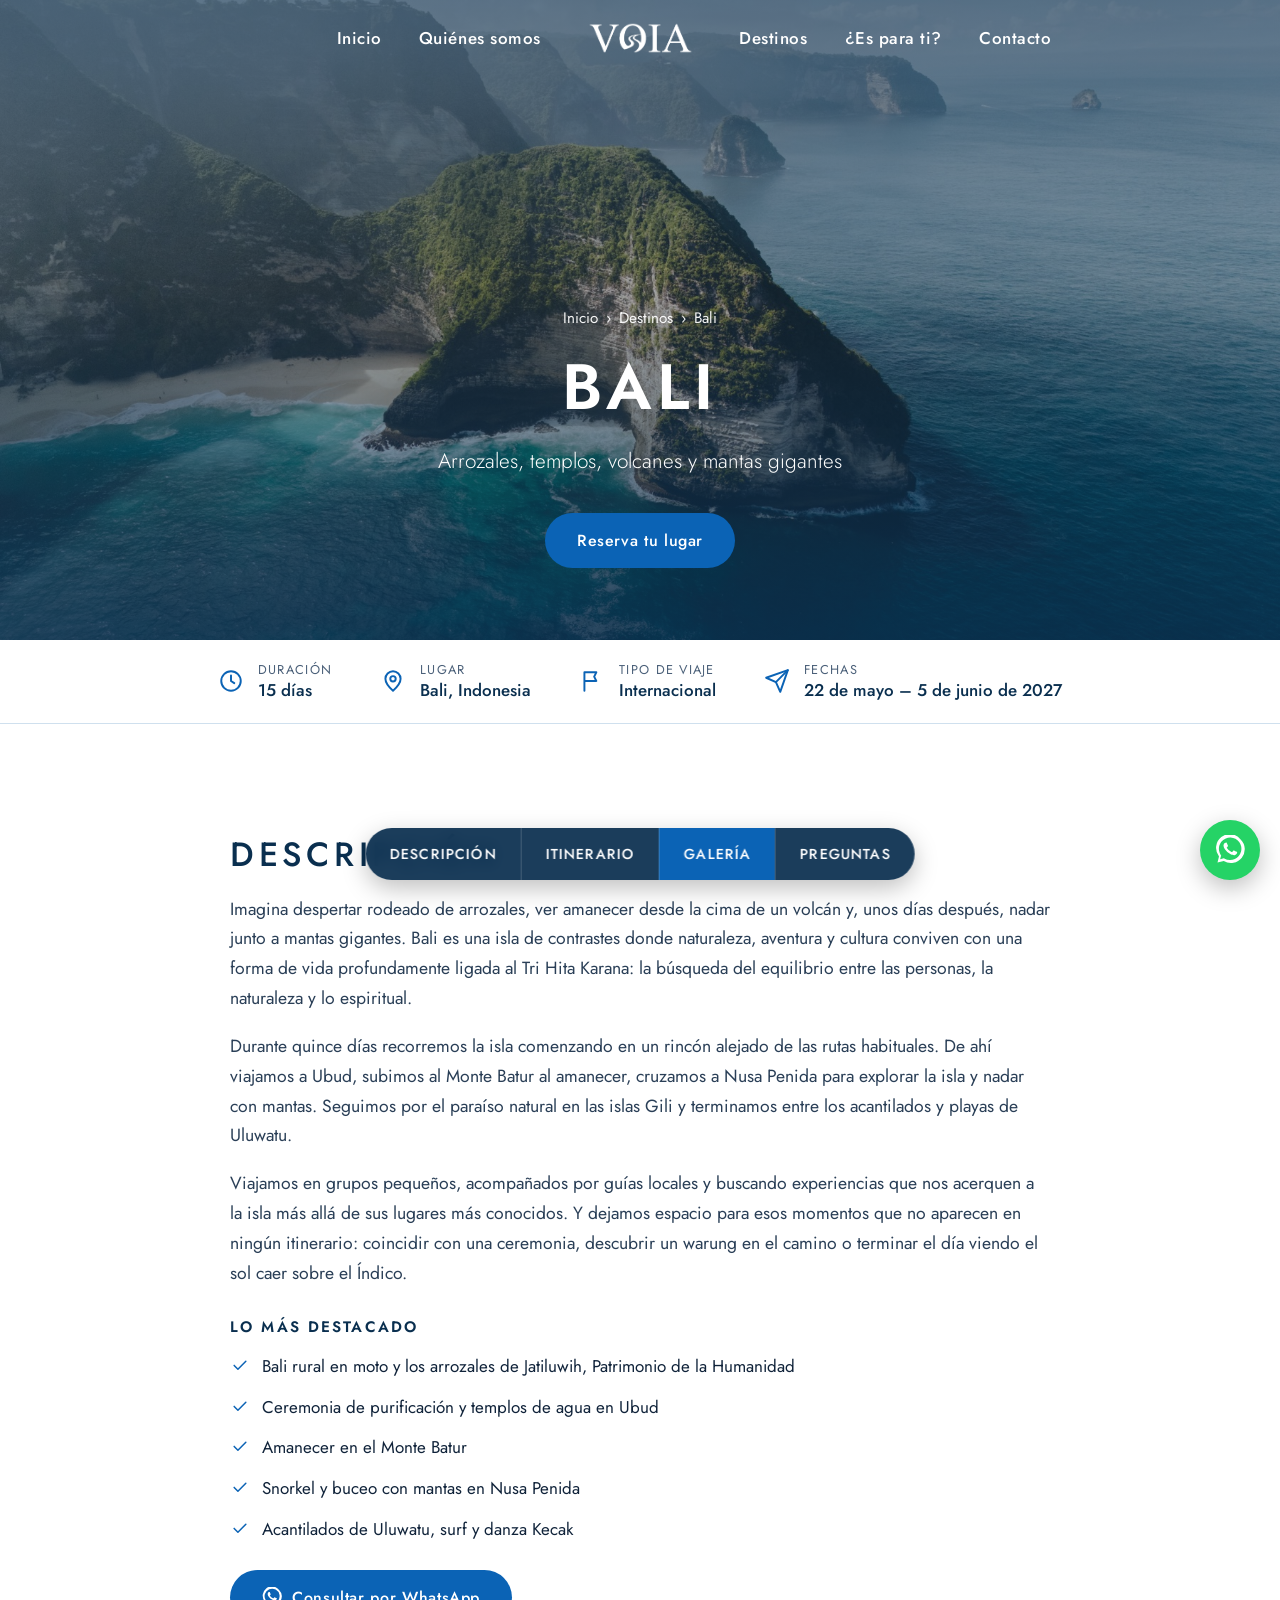
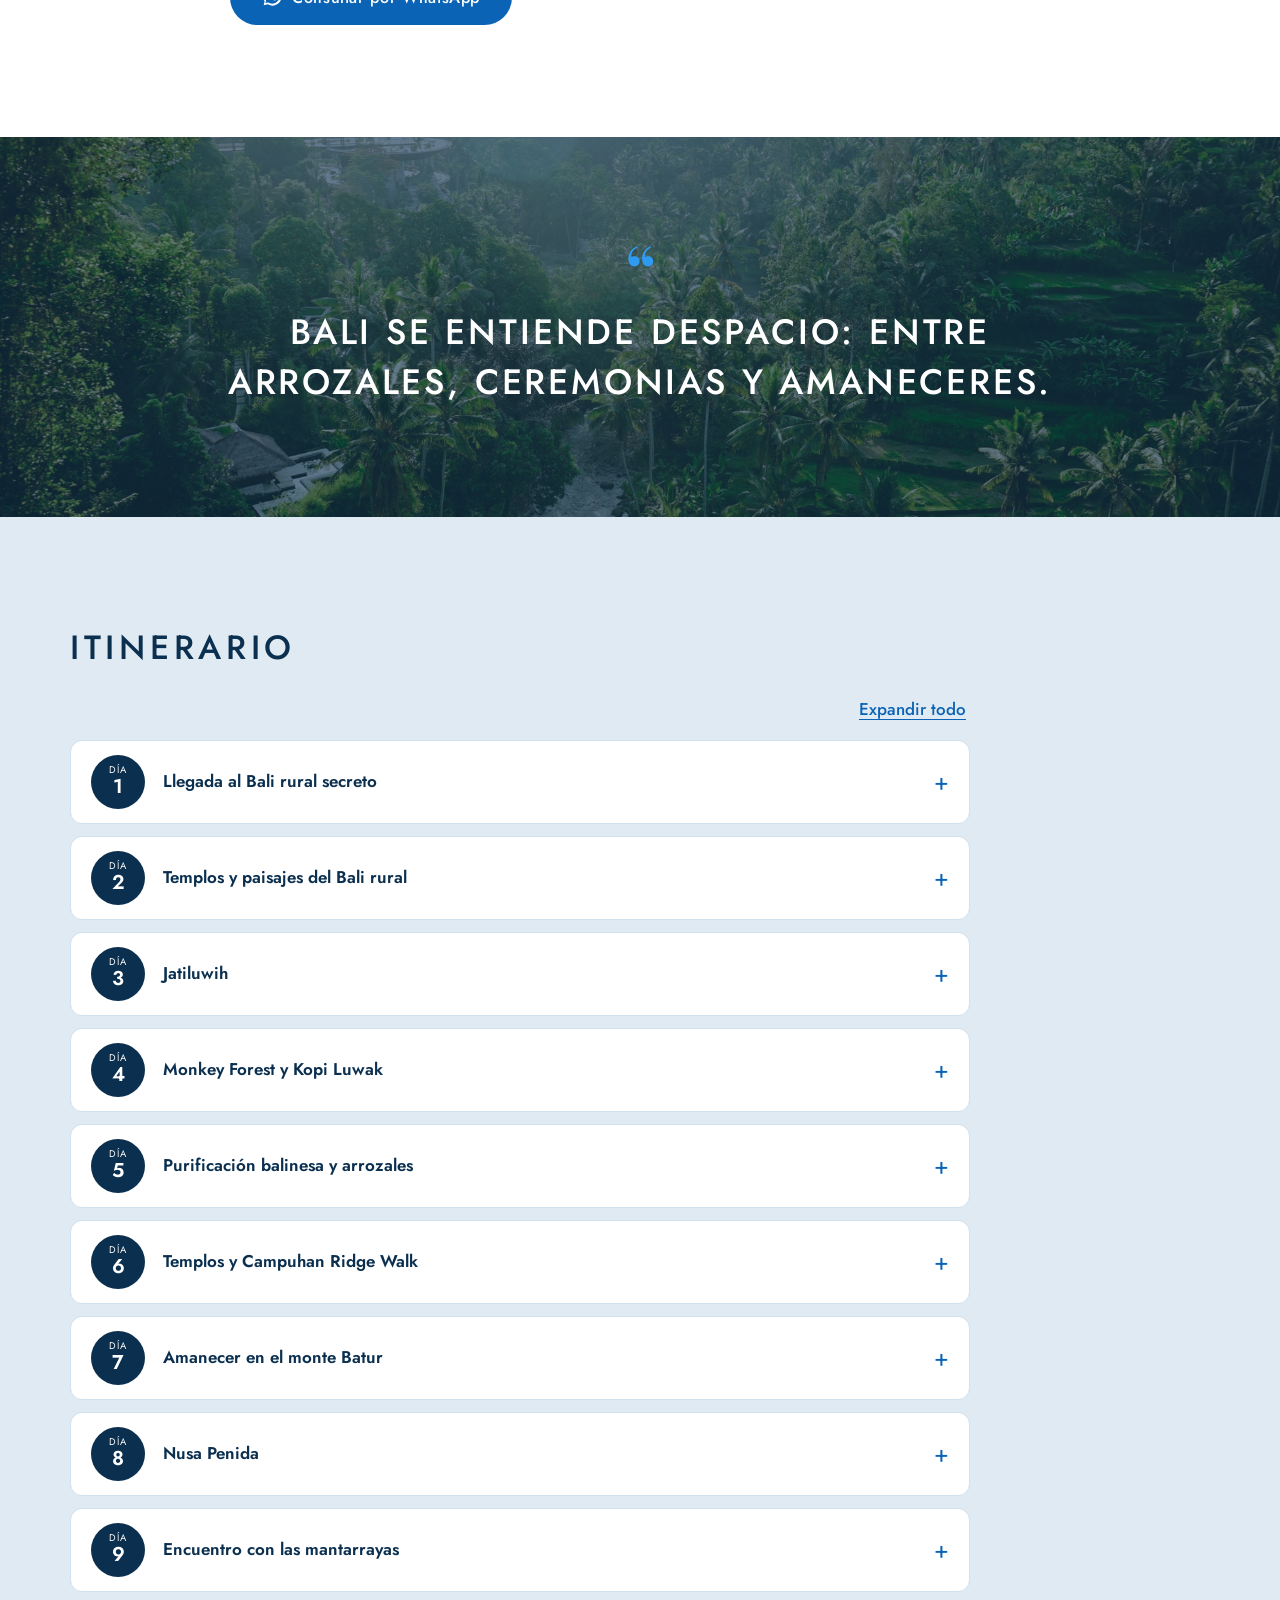
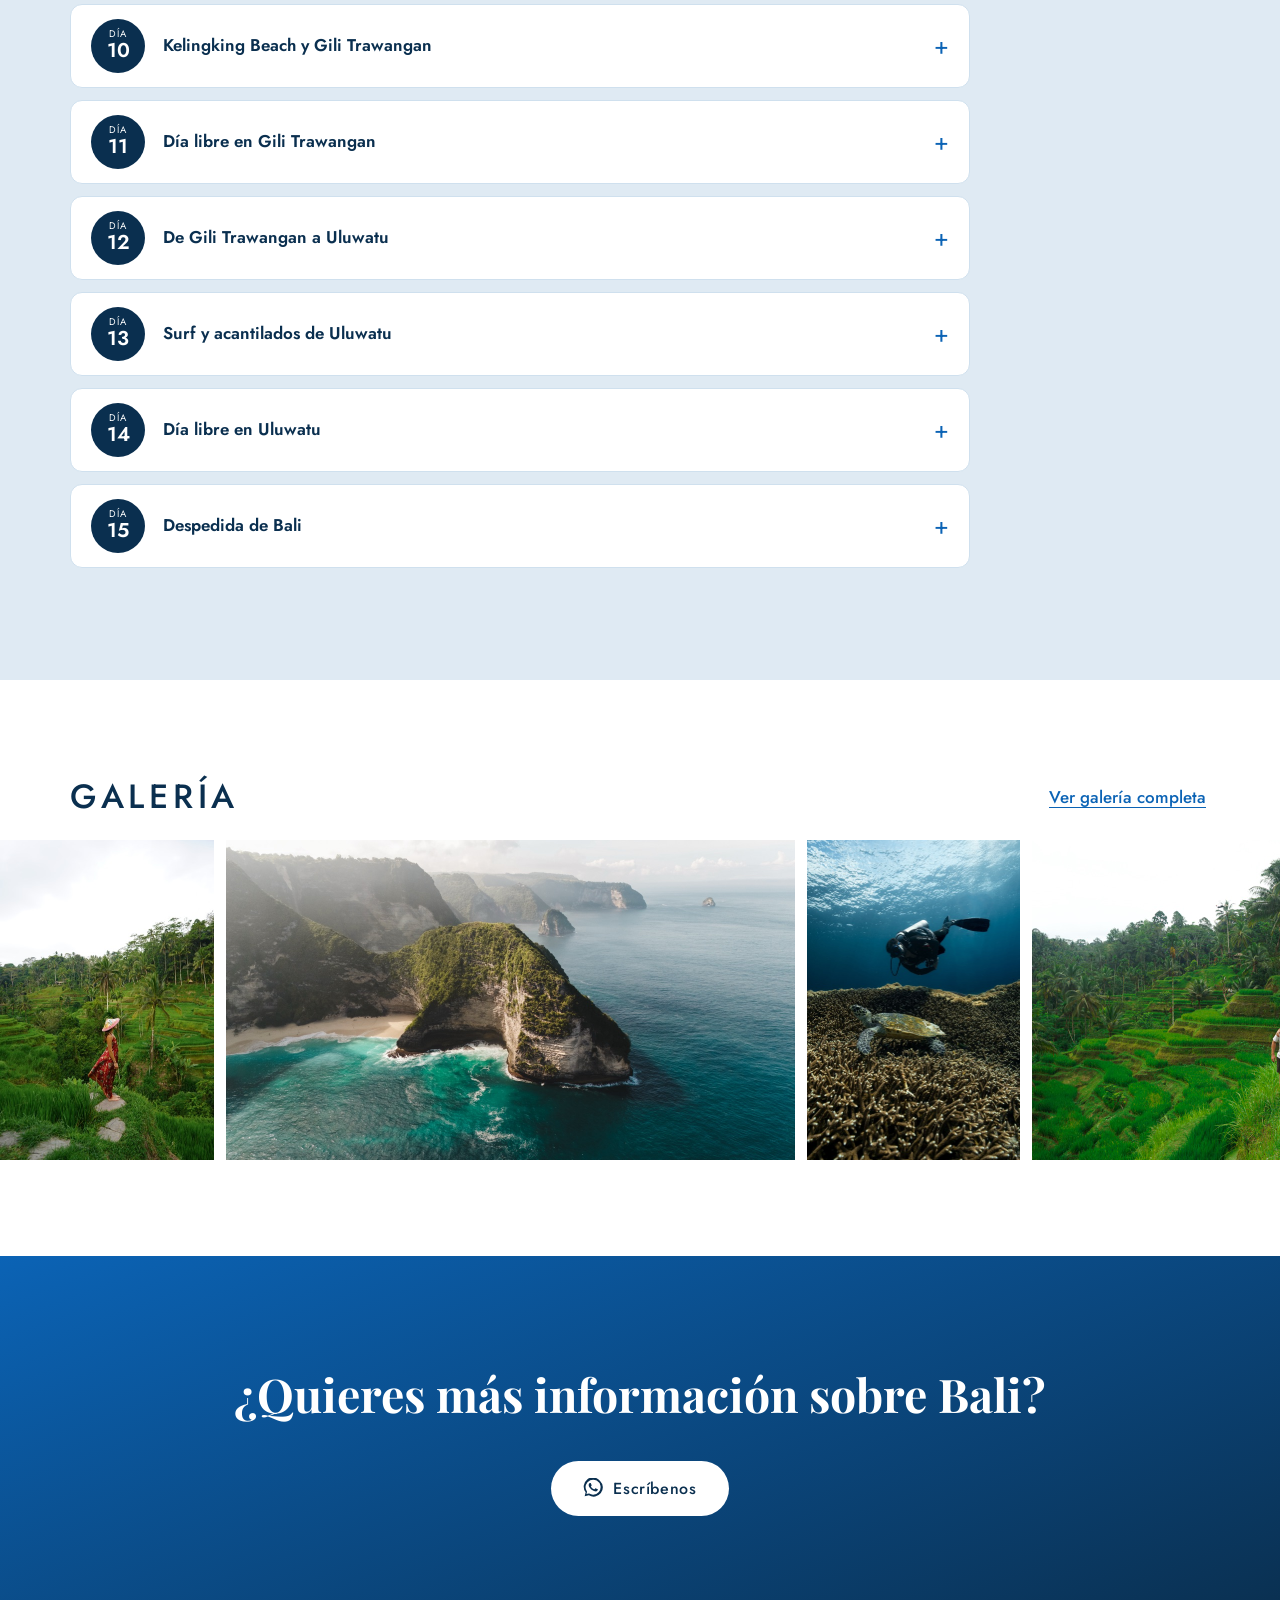
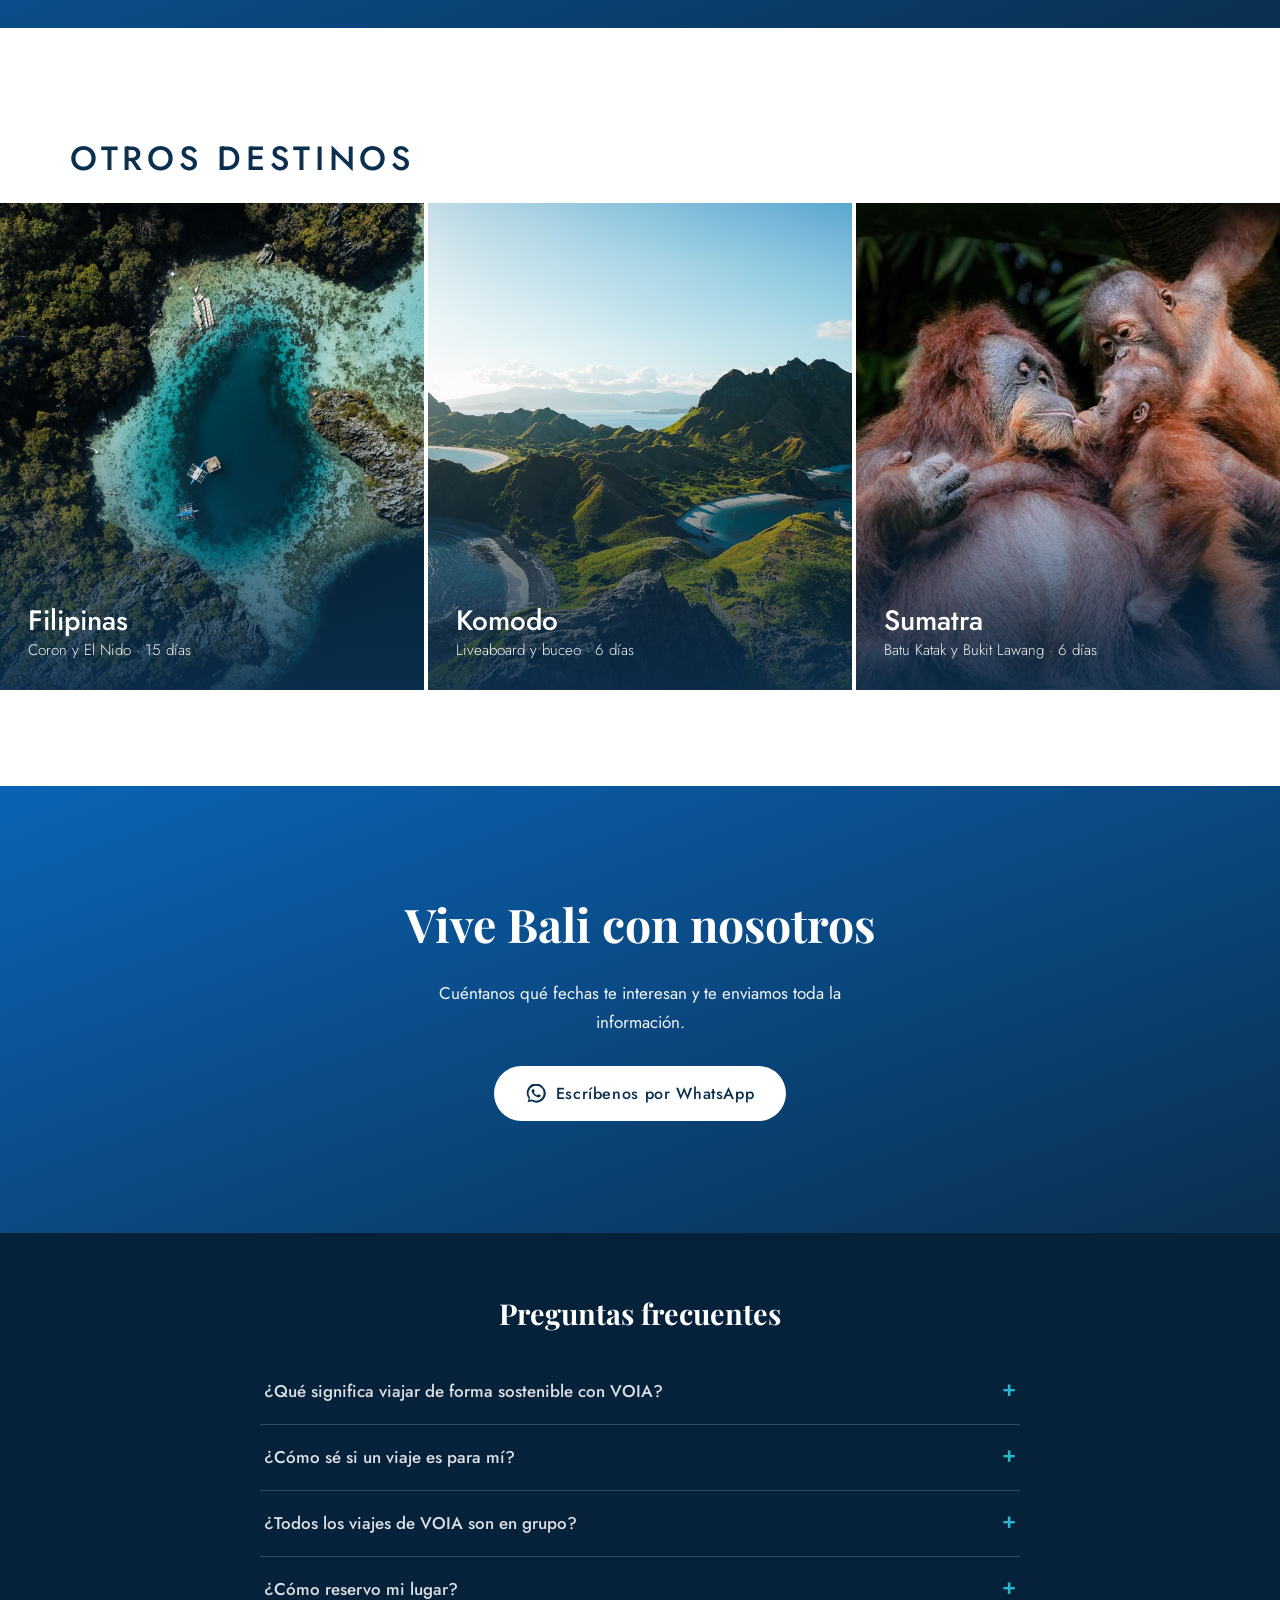
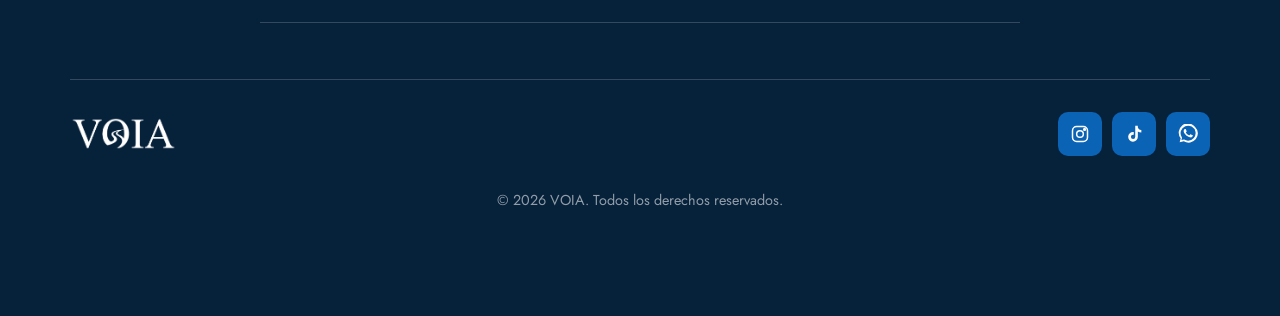
<file: bali.html>
<!doctype html>
<html lang="es">
<head>
  <meta charset="utf-8">
  <meta name="viewport" content="width=device-width, initial-scale=1">
  <title>Bali | VOIA</title>
  <meta name="description" content="Bali: Arrozales, templos, volcanes y mantas gigantes. Imagina despertar rodeado de arrozales, ver amanecer desde la cima de un volcán y, unos días después, nadar junto a mantas gigantes. Bali es una isla de contrastes donde naturaleza, aventura y cultura conviven con una forma de vida profundamente ligada al Tri Hita Karana: la búsqueda del equilibrio entre las personas, la naturaleza y lo espiritual.">
  <meta property="og:type" content="website">
  <meta property="og:url" content="https://voiaviajar.com/bali.html">
  <meta property="og:title" content="Bali | VOIA">
  <meta property="og:description" content="Bali: Arrozales, templos, volcanes y mantas gigantes. Imagina despertar rodeado de arrozales, ver amanecer desde la cima de un volcán y, unos días después, nadar junto a mantas gigantes. Bali es una isla de contrastes donde naturaleza, aventura y cultura conviven con una forma de vida profundamente ligada al Tri Hita Karana: la búsqueda del equilibrio entre las personas, la naturaleza y lo espiritual.">
  <meta property="og:image" content="https://voiaviajar.com/media/og-bali-v2.jpg">
  <meta property="og:image:width" content="1200">
  <meta property="og:image:height" content="630">
  <meta property="og:site_name" content="VOIA">
  <meta property="og:locale" content="es_MX">
  <meta name="twitter:card" content="summary_large_image">
  <meta name="theme-color" content="#0E4457">
  <meta http-equiv="refresh" content="0; url=destino.html?d=bali">
  <link rel="canonical" href="https://voiaviajar.com/bali.html">
</head>
<body>
  <p>Abriendo Bali… si no se abre, <a href="destino.html?d=bali">haz clic aquí</a>.</p>
  <script>location.replace("destino.html?d=bali");</script>
</body>
</html>
</file>
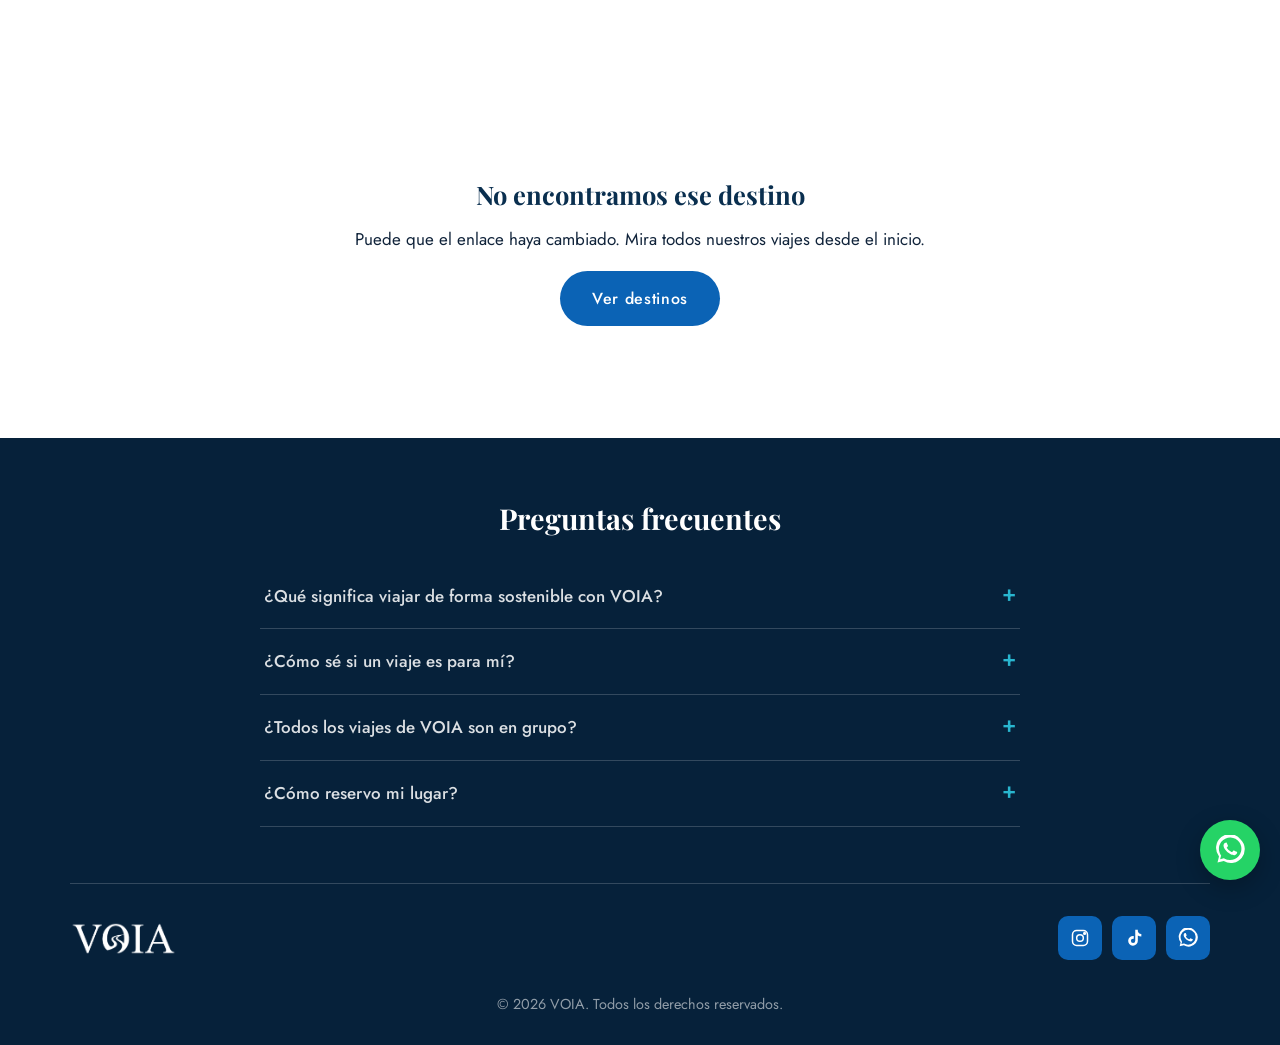
<file: destino.html>
<!DOCTYPE html>
<html lang="es">
<head>
  <meta charset="UTF-8">
  <meta name="viewport" content="width=device-width, initial-scale=1">
  <title>Destino | VOIA</title>
  <meta property="og:type" content="website">
  <meta property="og:url" content="https://voiaviajar.com/destino.html">
  <meta property="og:title" content="VOIA | viajar con propósito">
  <meta property="og:description" content="Viajes en grupos pequeños de naturaleza, océano y aventura.">
  <meta property="og:image" content="https://voiaviajar.com/media/og-voia-v2.jpg">
  <meta property="og:image:width" content="1200">
  <meta property="og:image:height" content="630">
  <meta property="og:site_name" content="VOIA">
  <meta property="og:locale" content="es_MX">
  <meta name="twitter:card" content="summary_large_image">
  <meta name="description" content="Viajar con propósito con VOIA.">
  <meta name="theme-color" content="#0E4457">
  <link rel="preconnect" href="https://fonts.googleapis.com">
  <link rel="preconnect" href="https://fonts.gstatic.com" crossorigin>
  <link href="https://fonts.googleapis.com/css2?family=Jost:wght@300;400;500;600&family=Playfair+Display:ital,wght@0,500;0,700;1,500&display=swap" rel="stylesheet">
  <link rel="preload" as="image" href="media/logo/voia-blanco.png?v=2">
  <link rel="preload" as="image" href="media/logo/voia-azul.png?v=2">
  <link rel="icon" href="favicon.ico?v=2" sizes="32x32">
  <link rel="icon" type="image/png" sizes="48x48" href="media/logo/favicon-48.png?v=2">
  <link rel="icon" type="image/png" sizes="192x192" href="media/logo/favicon-192.png?v=2">
  <link rel="apple-touch-icon" href="media/logo/apple-touch-icon.png?v=2">
  <link rel="stylesheet" href="styles.css?v=20261012a">
</head>
<body>
  <a class="skip-link" href="#page">Saltar al contenido</a>
  <div id="site-header"></div>

  <main id="page"></main>

  <div id="site-footer"></div>

  <script src="data.js?v=20261012a"></script>
  <script src="site.js?v=20261012a"></script>
  <script src="destino.js?v=20261012a"></script>
</body>
</html>
</file>
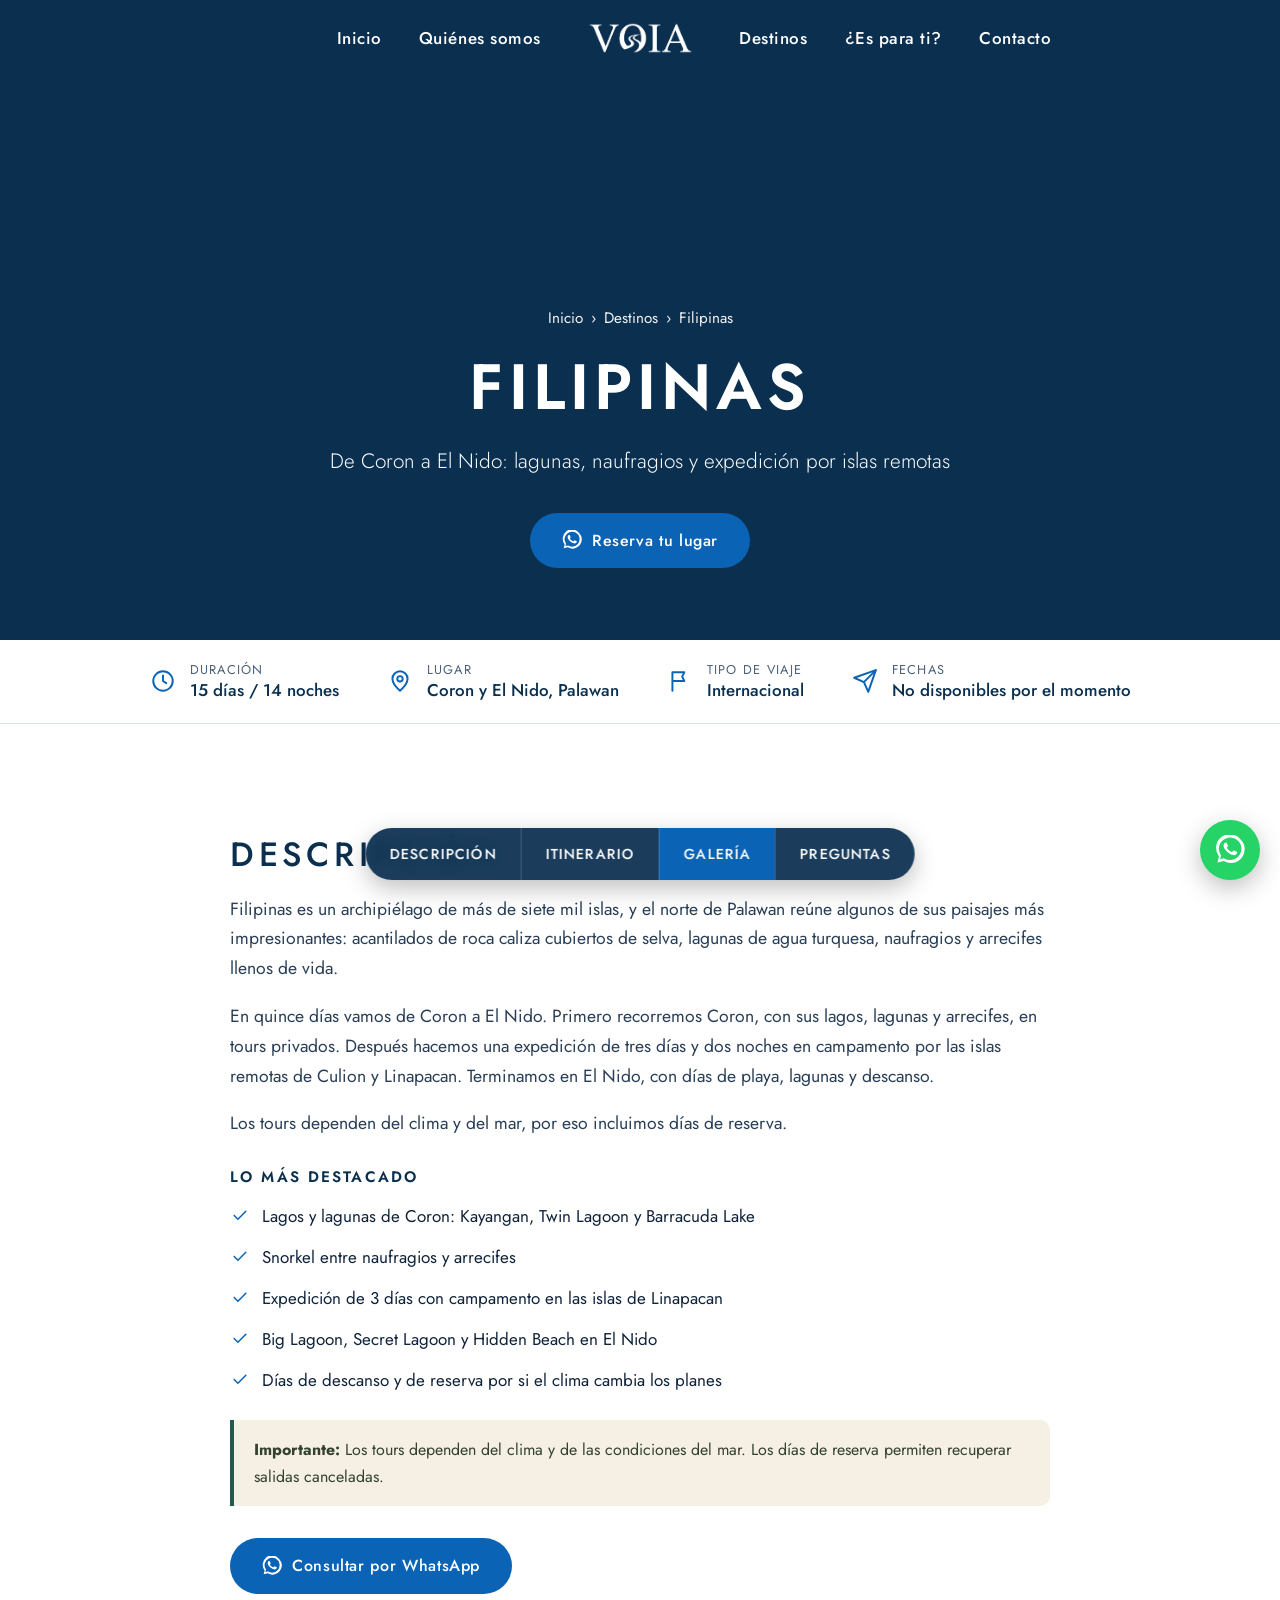
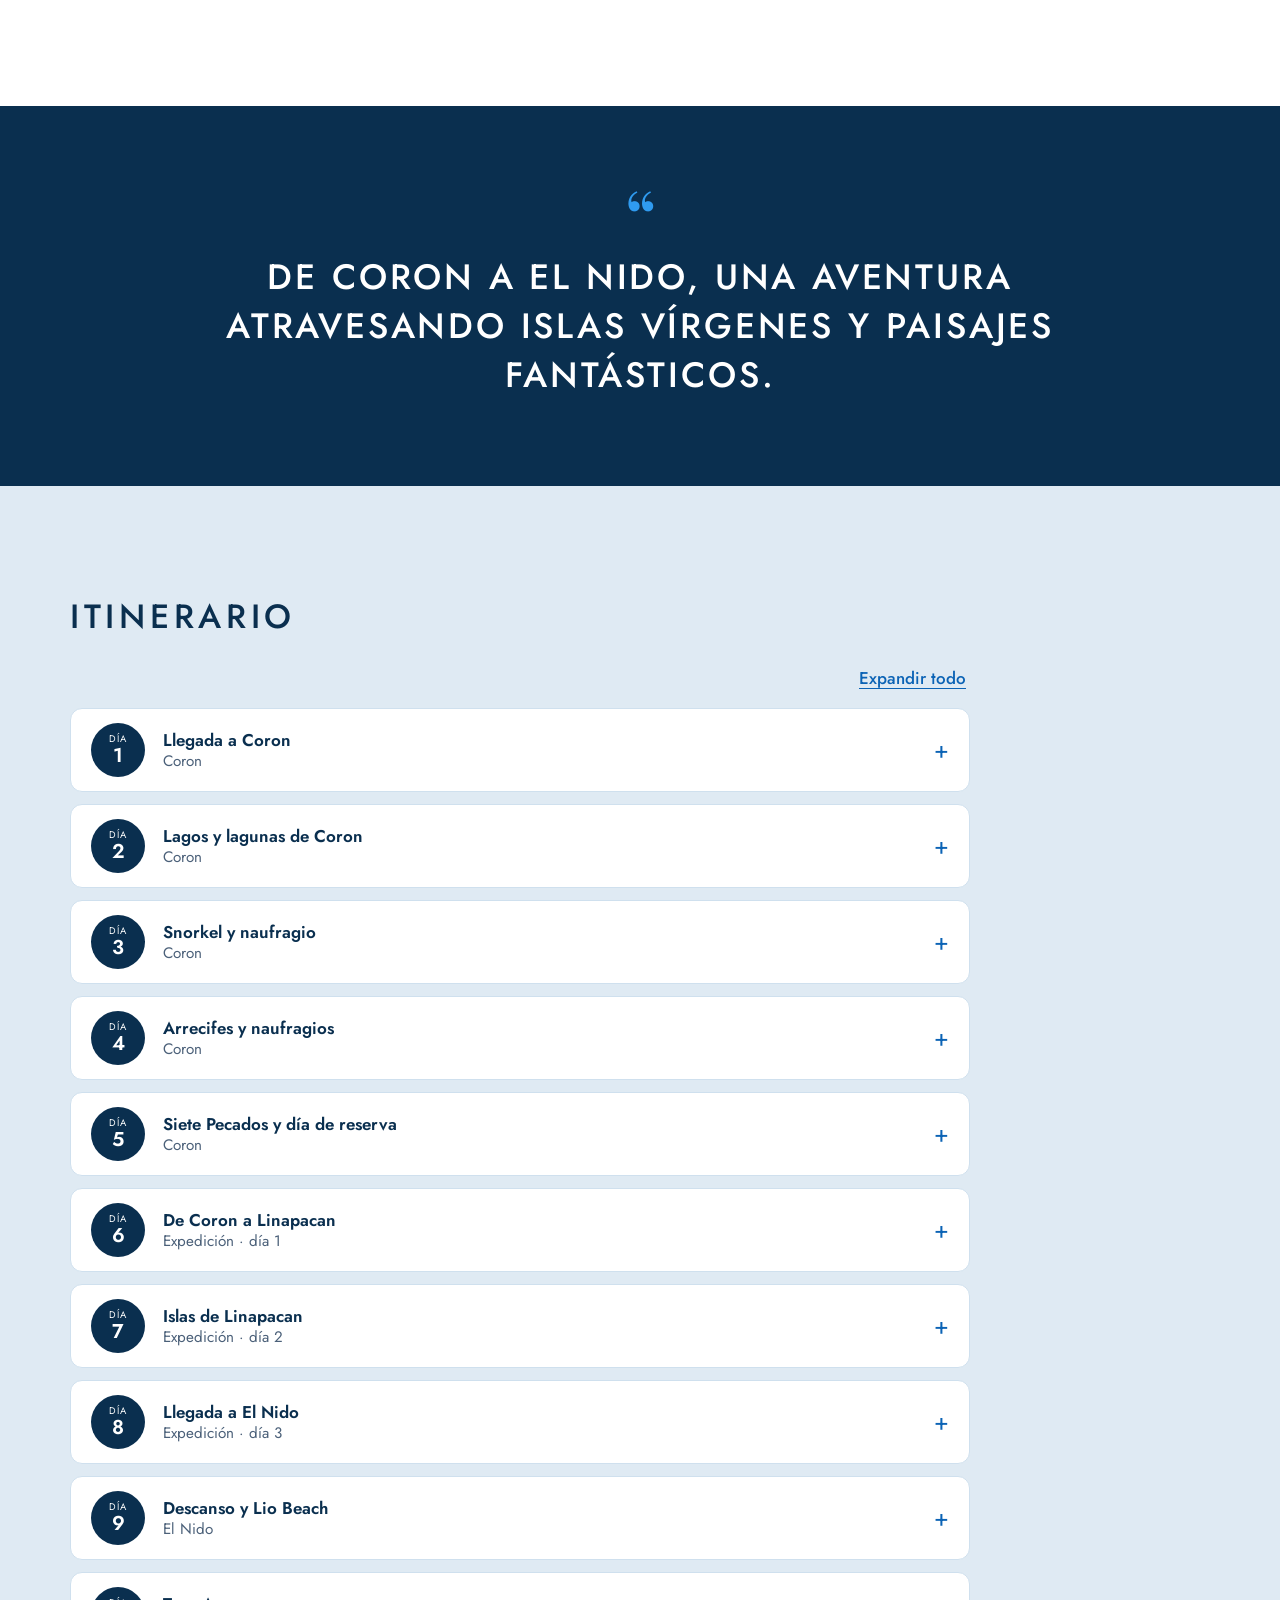
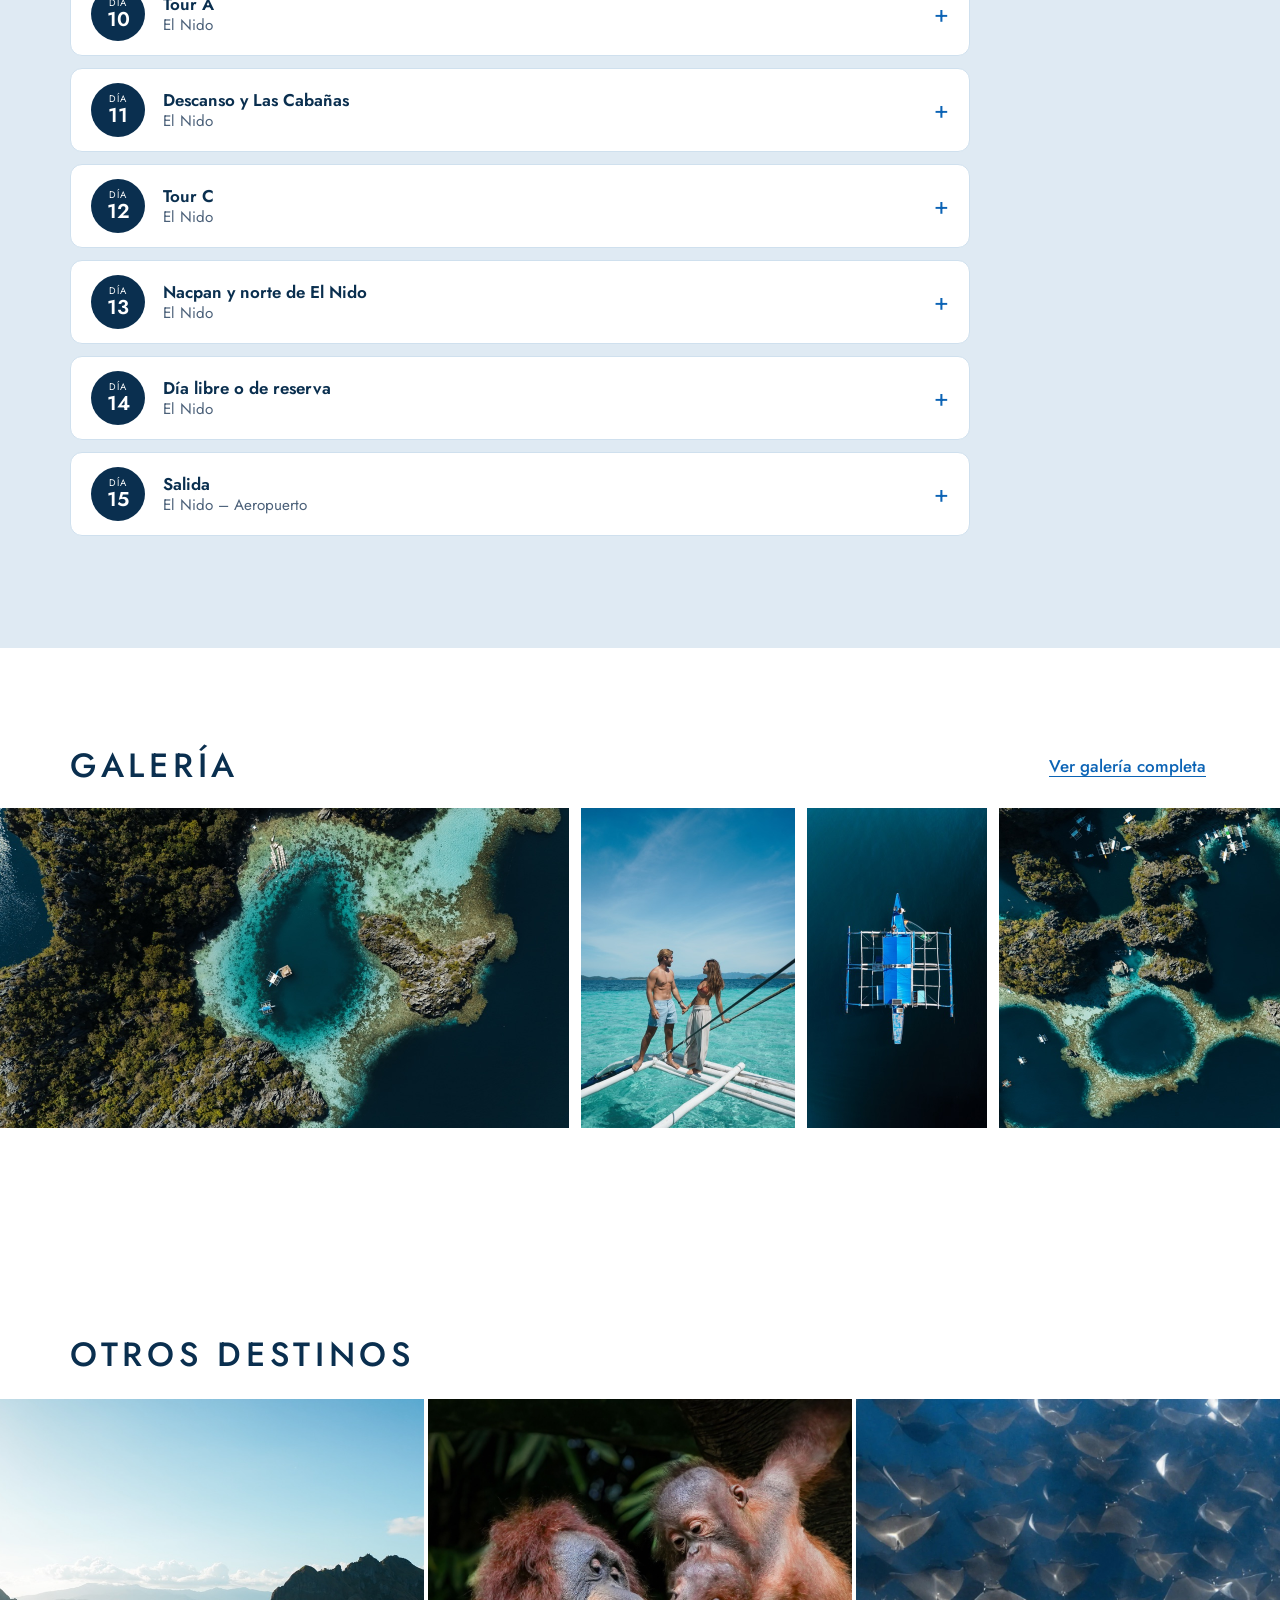
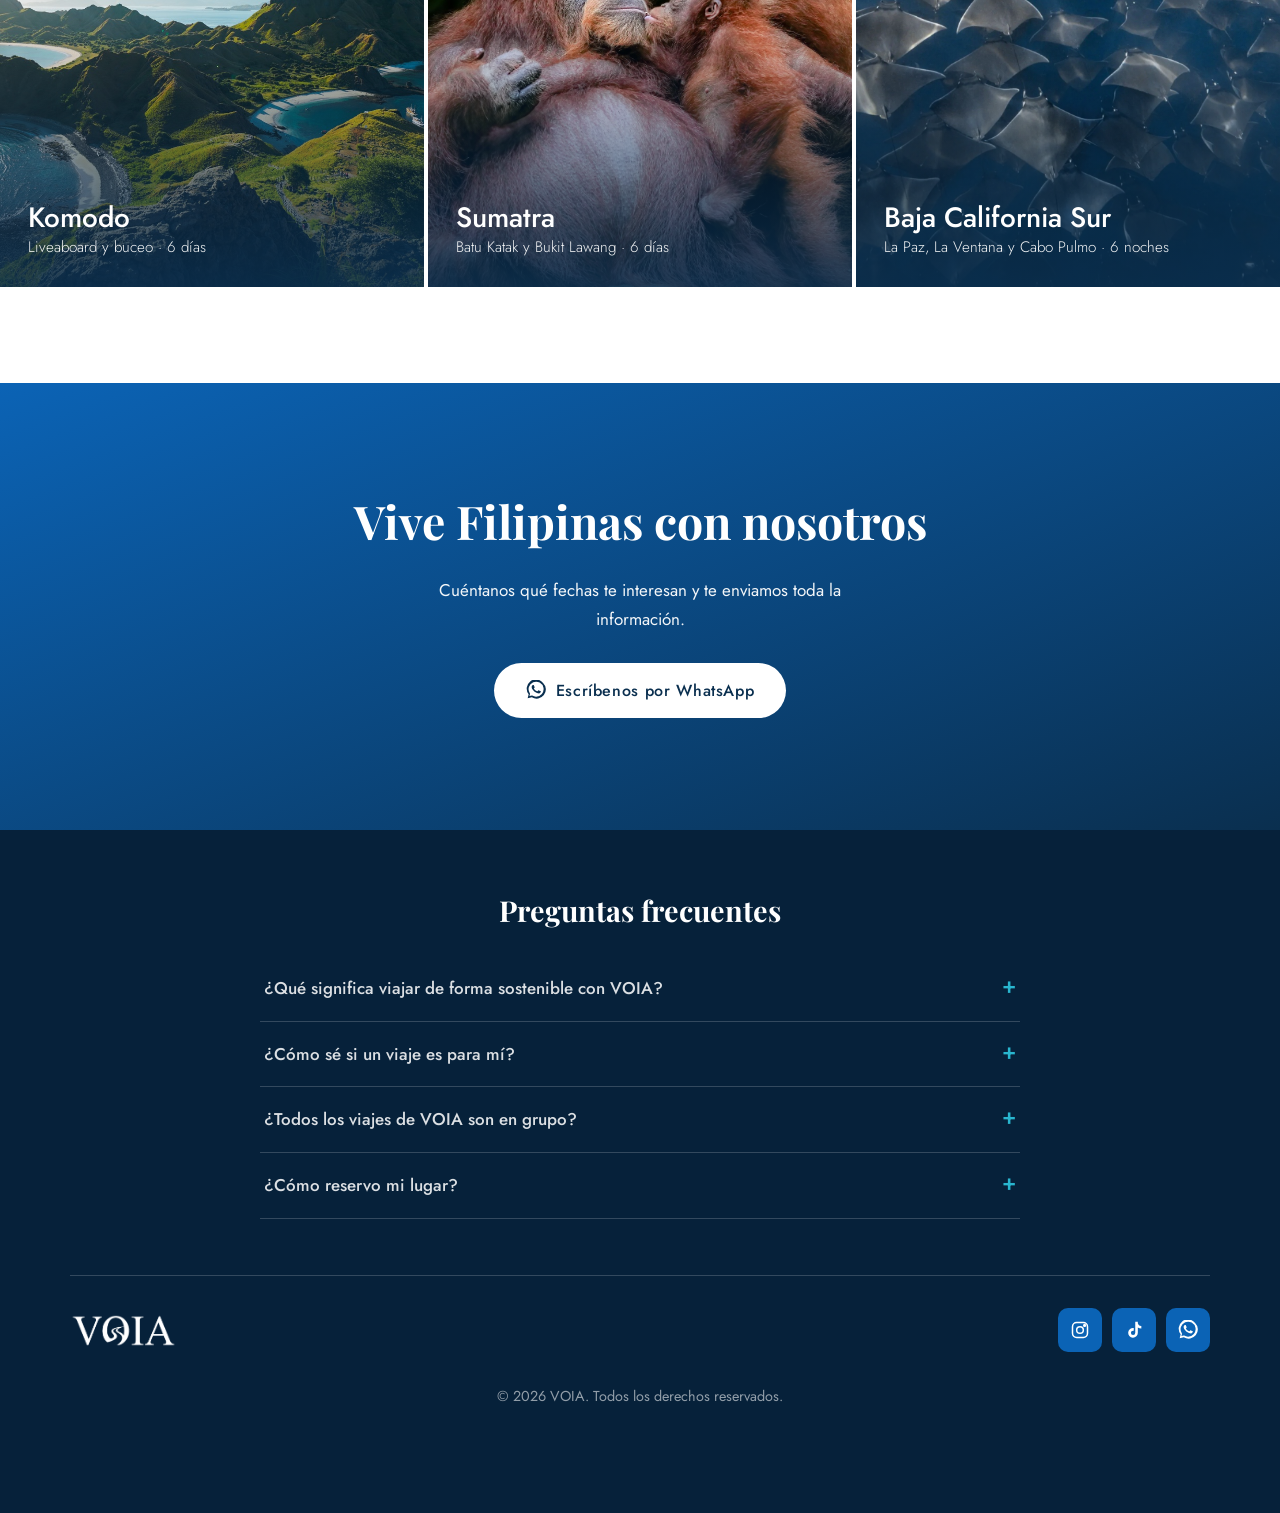
<file: filipinas.html>
<!doctype html>
<html lang="es">
<head>
  <meta charset="utf-8">
  <meta name="viewport" content="width=device-width, initial-scale=1">
  <title>Filipinas | VOIA</title>
  <meta name="description" content="Filipinas: De Coron a El Nido: lagunas, naufragios y expedición por islas remotas. Filipinas es un archipiélago de más de siete mil islas, y el norte de Palawan reúne algunos de sus paisajes más impresionantes: acantilados de roca caliza cubiertos de selva, lagunas de agua turquesa, naufragios y arrecifes llenos de vida.">
  <meta property="og:type" content="website">
  <meta property="og:url" content="https://voiaviajar.com/filipinas.html">
  <meta property="og:title" content="Filipinas | VOIA">
  <meta property="og:description" content="Filipinas: De Coron a El Nido: lagunas, naufragios y expedición por islas remotas. Filipinas es un archipiélago de más de siete mil islas, y el norte de Palawan reúne algunos de sus paisajes más impresionantes: acantilados de roca caliza cubiertos de selva, lagunas de agua turquesa, naufragios y arrecifes llenos de vida.">
  <meta property="og:image" content="https://voiaviajar.com/media/og-filipinas-v2.jpg">
  <meta property="og:image:width" content="1200">
  <meta property="og:image:height" content="630">
  <meta property="og:site_name" content="VOIA">
  <meta property="og:locale" content="es_MX">
  <meta name="twitter:card" content="summary_large_image">
  <meta name="theme-color" content="#0E4457">
  <meta http-equiv="refresh" content="0; url=destino.html?d=filipinas">
  <link rel="canonical" href="https://voiaviajar.com/filipinas.html">
</head>
<body>
  <p>Abriendo Filipinas… si no se abre, <a href="destino.html?d=filipinas">haz clic aquí</a>.</p>
  <script>location.replace("destino.html?d=filipinas");</script>
</body>
</html>
</file>
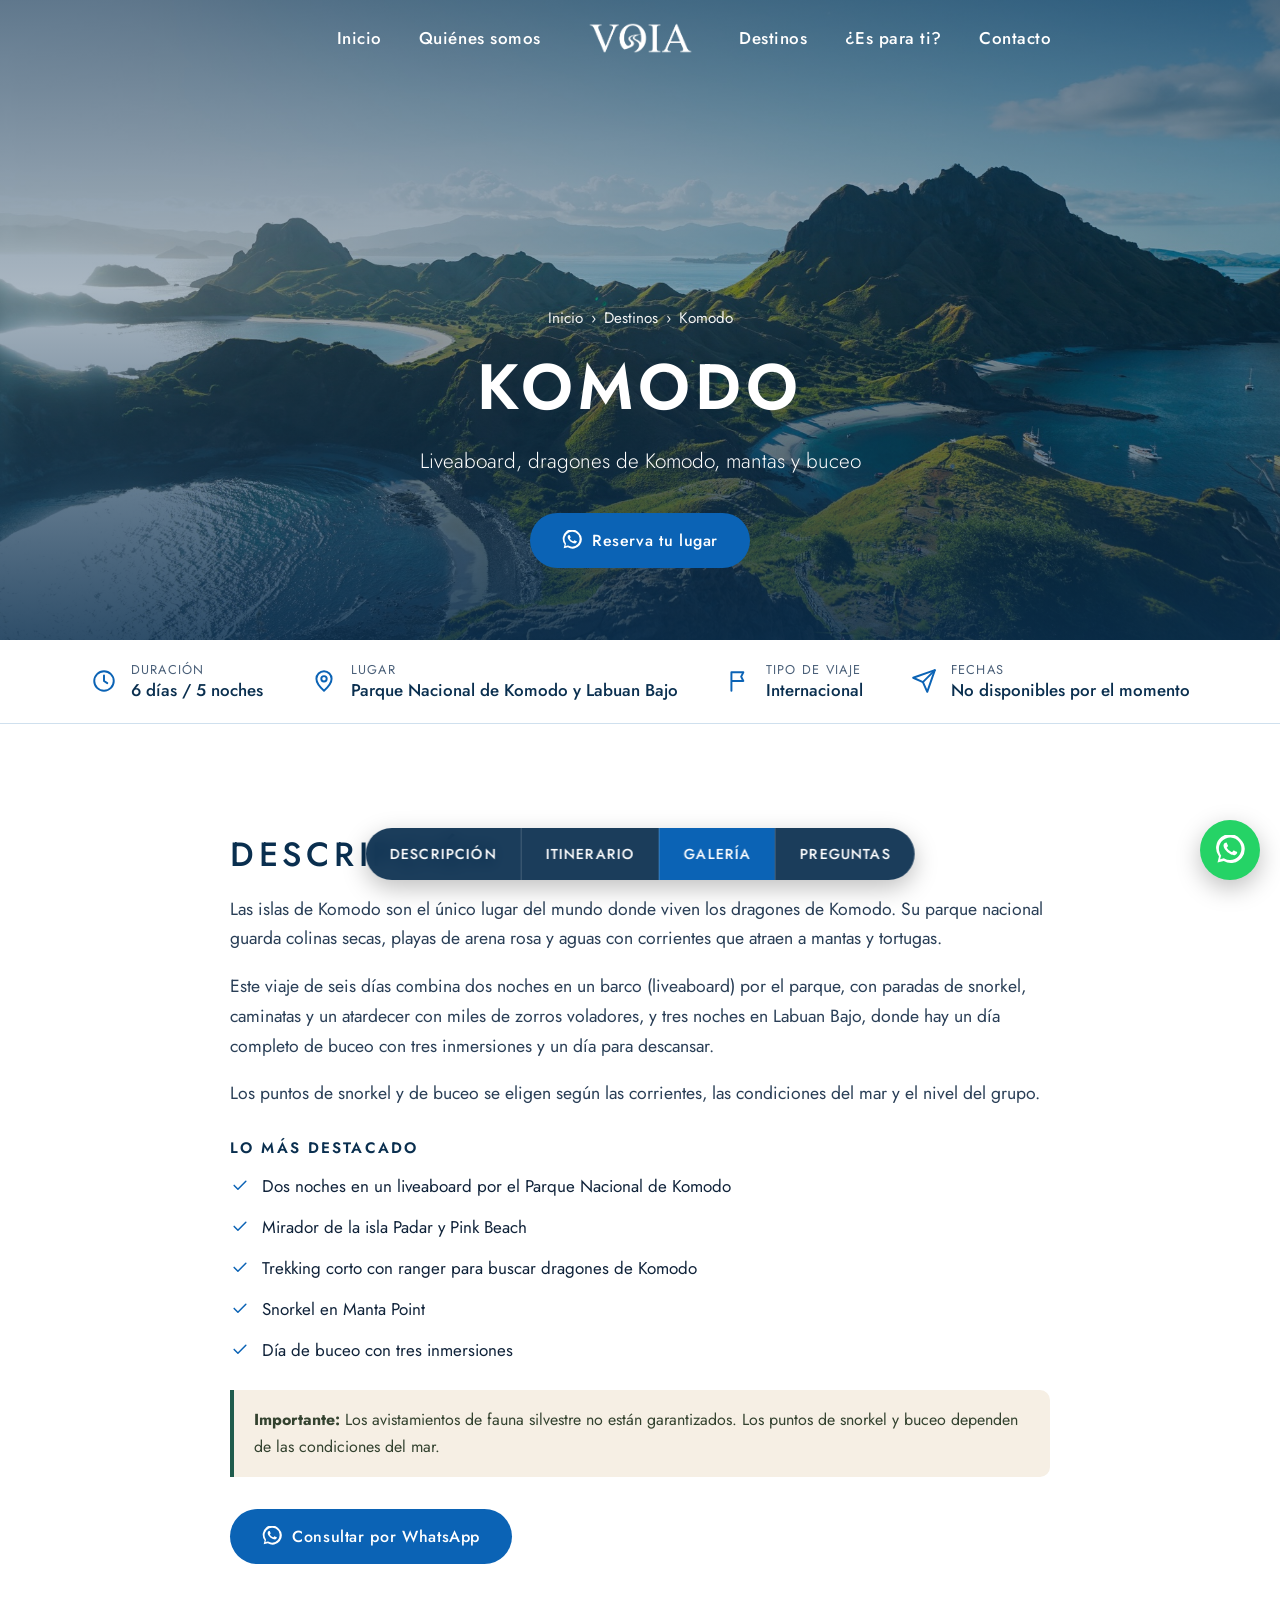
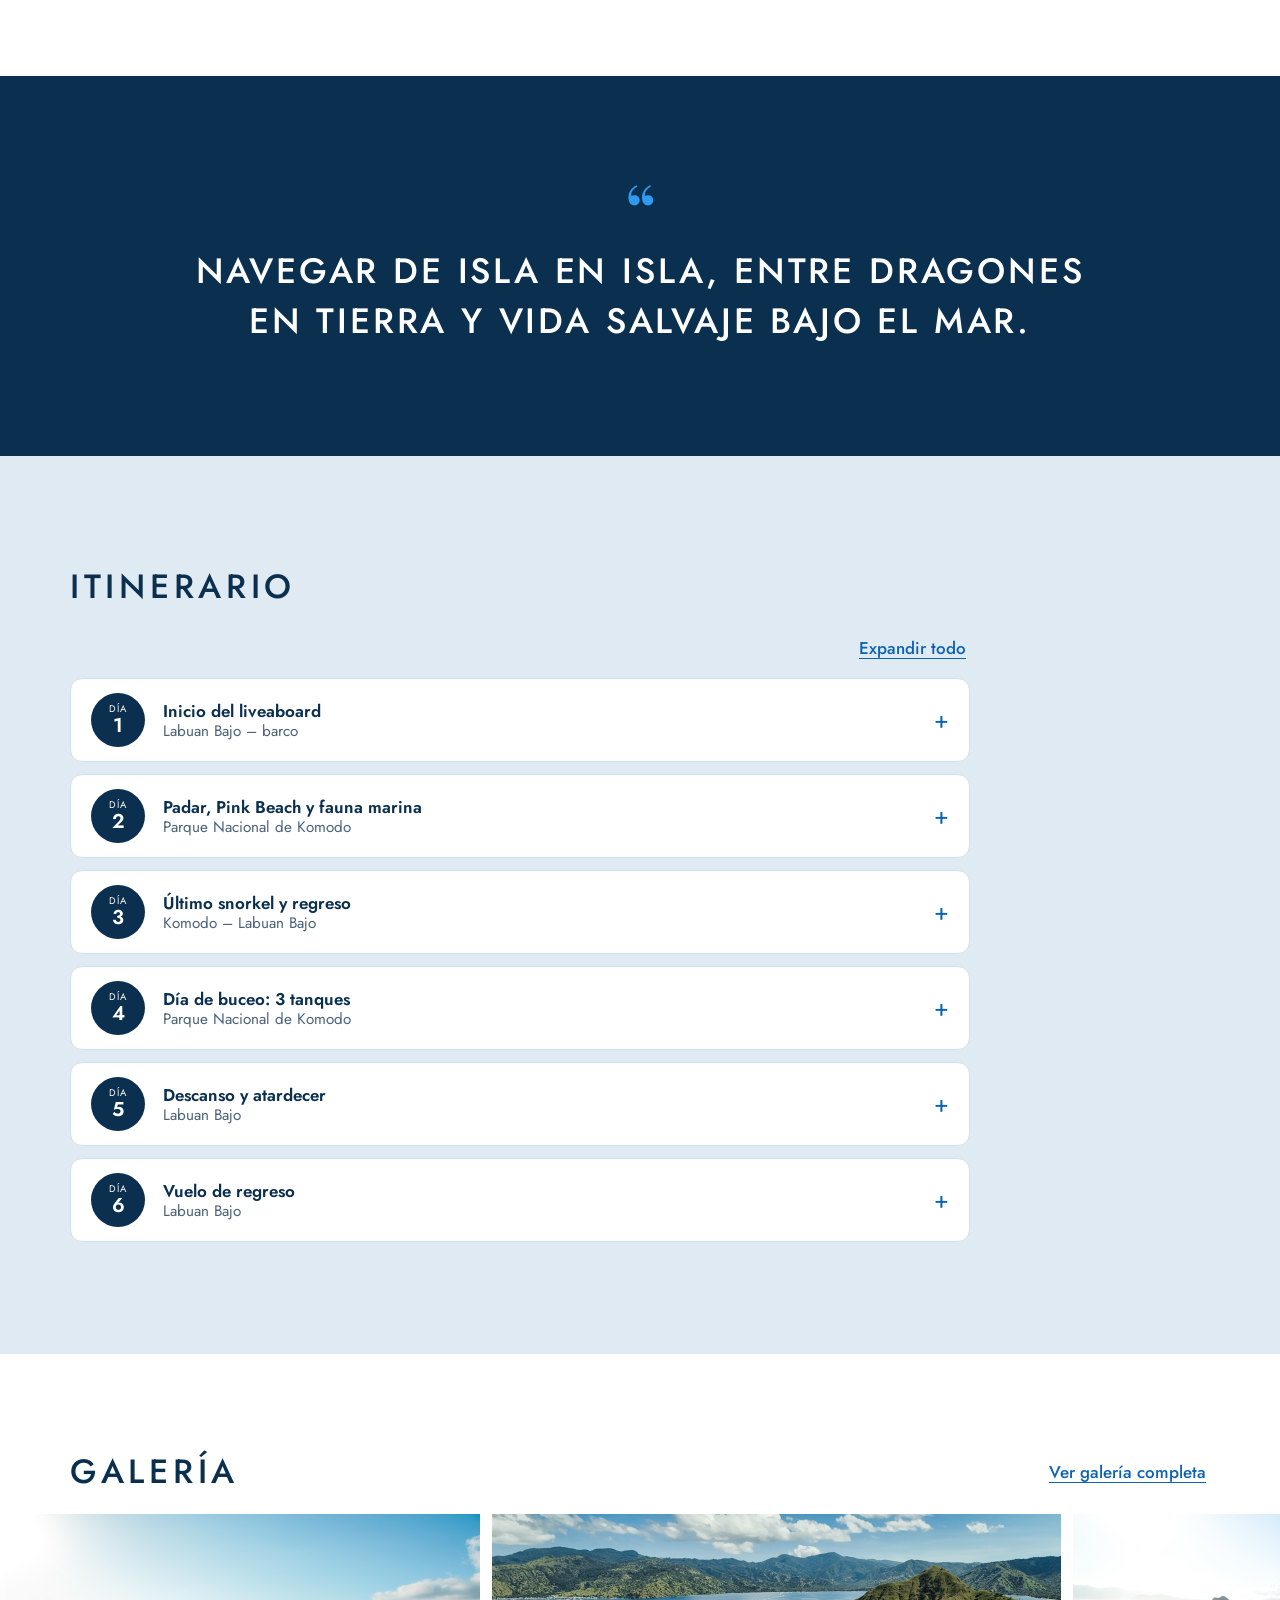
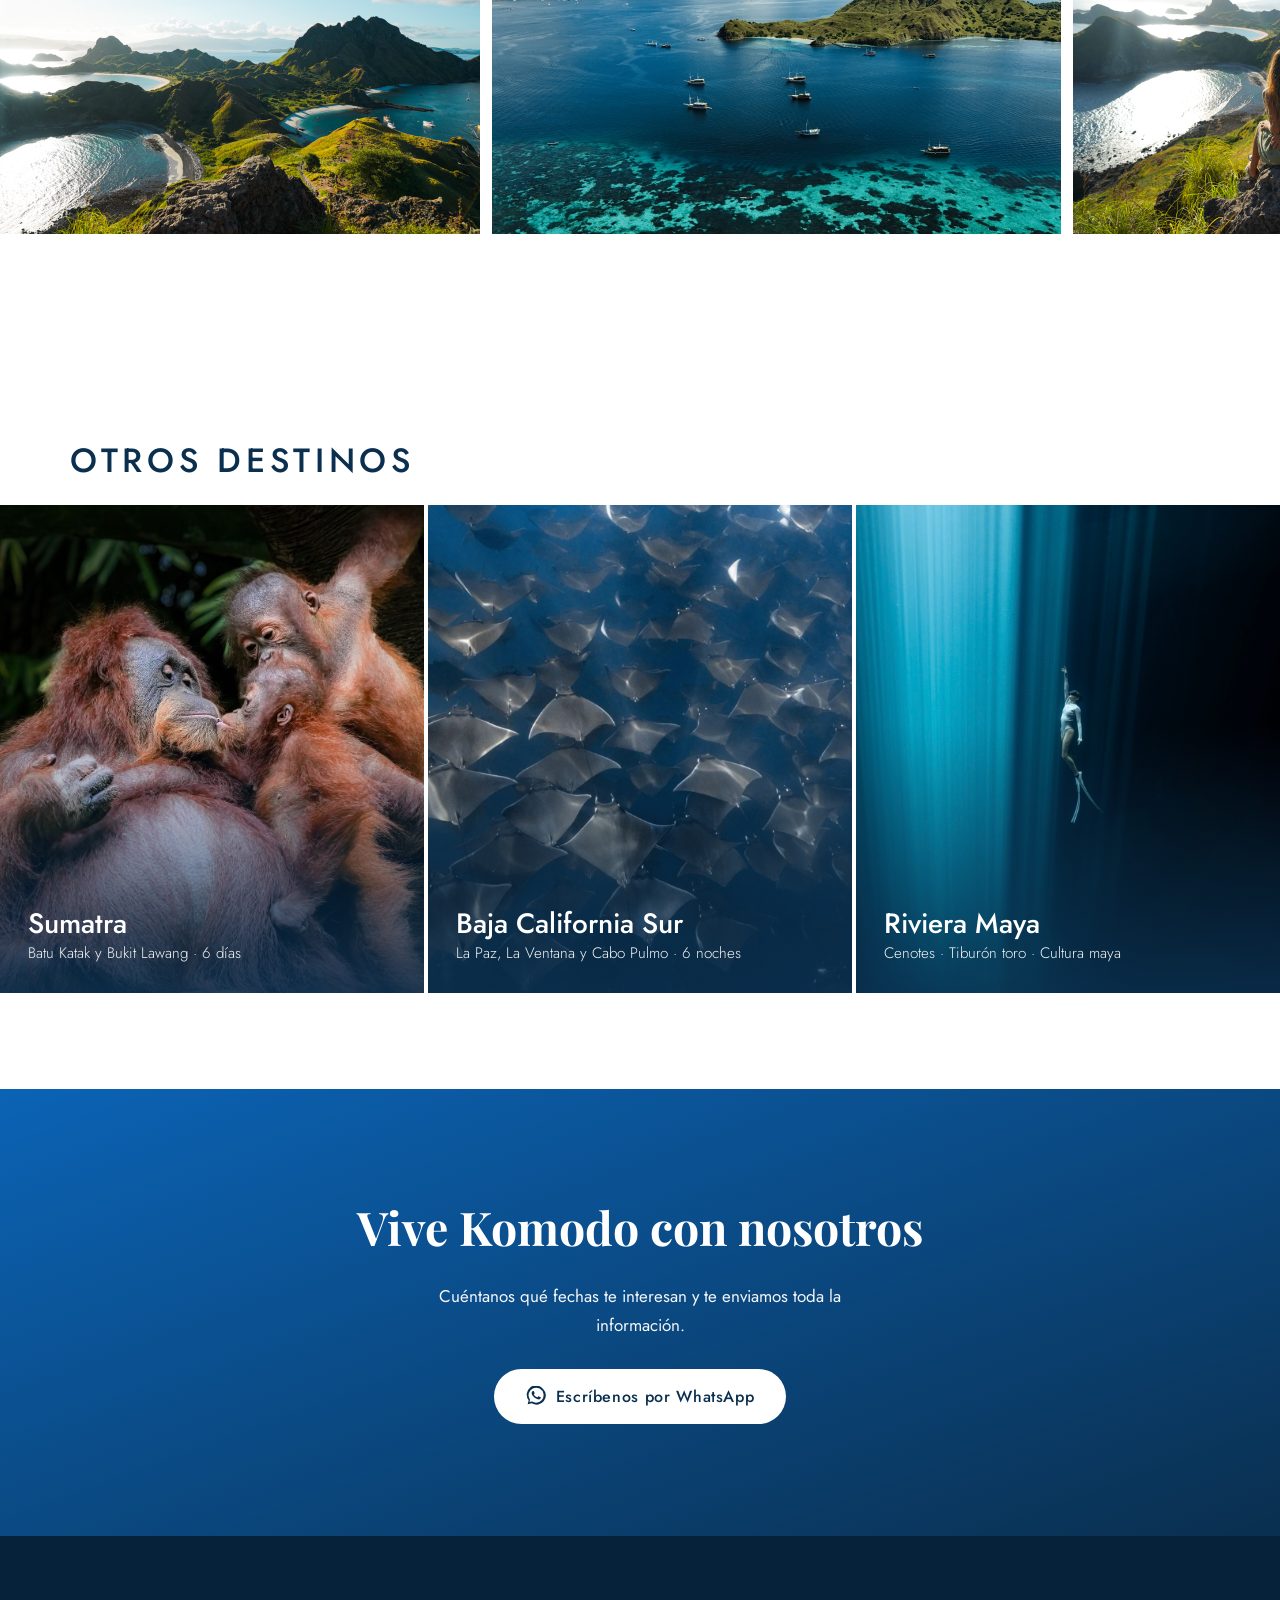
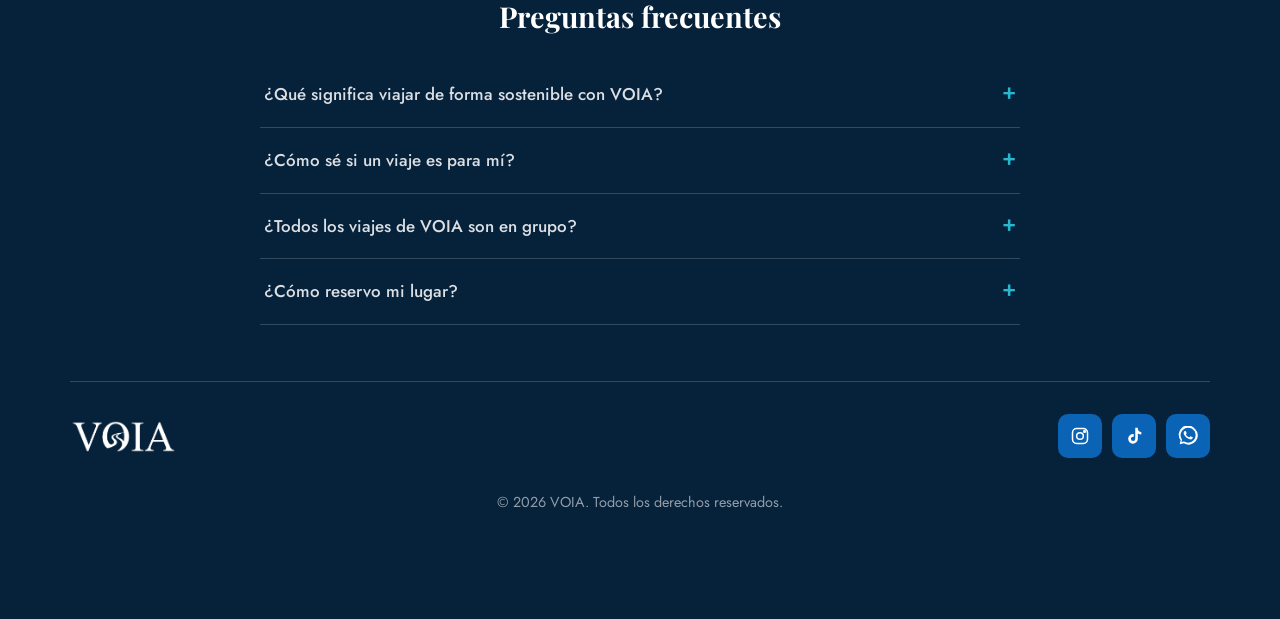
<file: komodo.html>
<!doctype html>
<html lang="es">
<head>
  <meta charset="utf-8">
  <meta name="viewport" content="width=device-width, initial-scale=1">
  <title>Komodo | VOIA</title>
  <meta name="description" content="Komodo: Liveaboard, dragones de Komodo, mantas y buceo. Las islas de Komodo son el único lugar del mundo donde viven los dragones de Komodo. Su parque nacional guarda colinas secas, playas de arena rosa y aguas con corrientes que atraen a mantas y tortugas.">
  <meta property="og:type" content="website">
  <meta property="og:url" content="https://voiaviajar.com/komodo.html">
  <meta property="og:title" content="Komodo | VOIA">
  <meta property="og:description" content="Komodo: Liveaboard, dragones de Komodo, mantas y buceo. Las islas de Komodo son el único lugar del mundo donde viven los dragones de Komodo. Su parque nacional guarda colinas secas, playas de arena rosa y aguas con corrientes que atraen a mantas y tortugas.">
  <meta property="og:image" content="https://voiaviajar.com/media/og-komodo-v2.jpg">
  <meta property="og:image:width" content="1200">
  <meta property="og:image:height" content="630">
  <meta property="og:site_name" content="VOIA">
  <meta property="og:locale" content="es_MX">
  <meta name="twitter:card" content="summary_large_image">
  <meta name="theme-color" content="#0E4457">
  <meta http-equiv="refresh" content="0; url=destino.html?d=komodo">
  <link rel="canonical" href="https://voiaviajar.com/komodo.html">
</head>
<body>
  <p>Abriendo Komodo… si no se abre, <a href="destino.html?d=komodo">haz clic aquí</a>.</p>
  <script>location.replace("destino.html?d=komodo");</script>
</body>
</html>
</file>
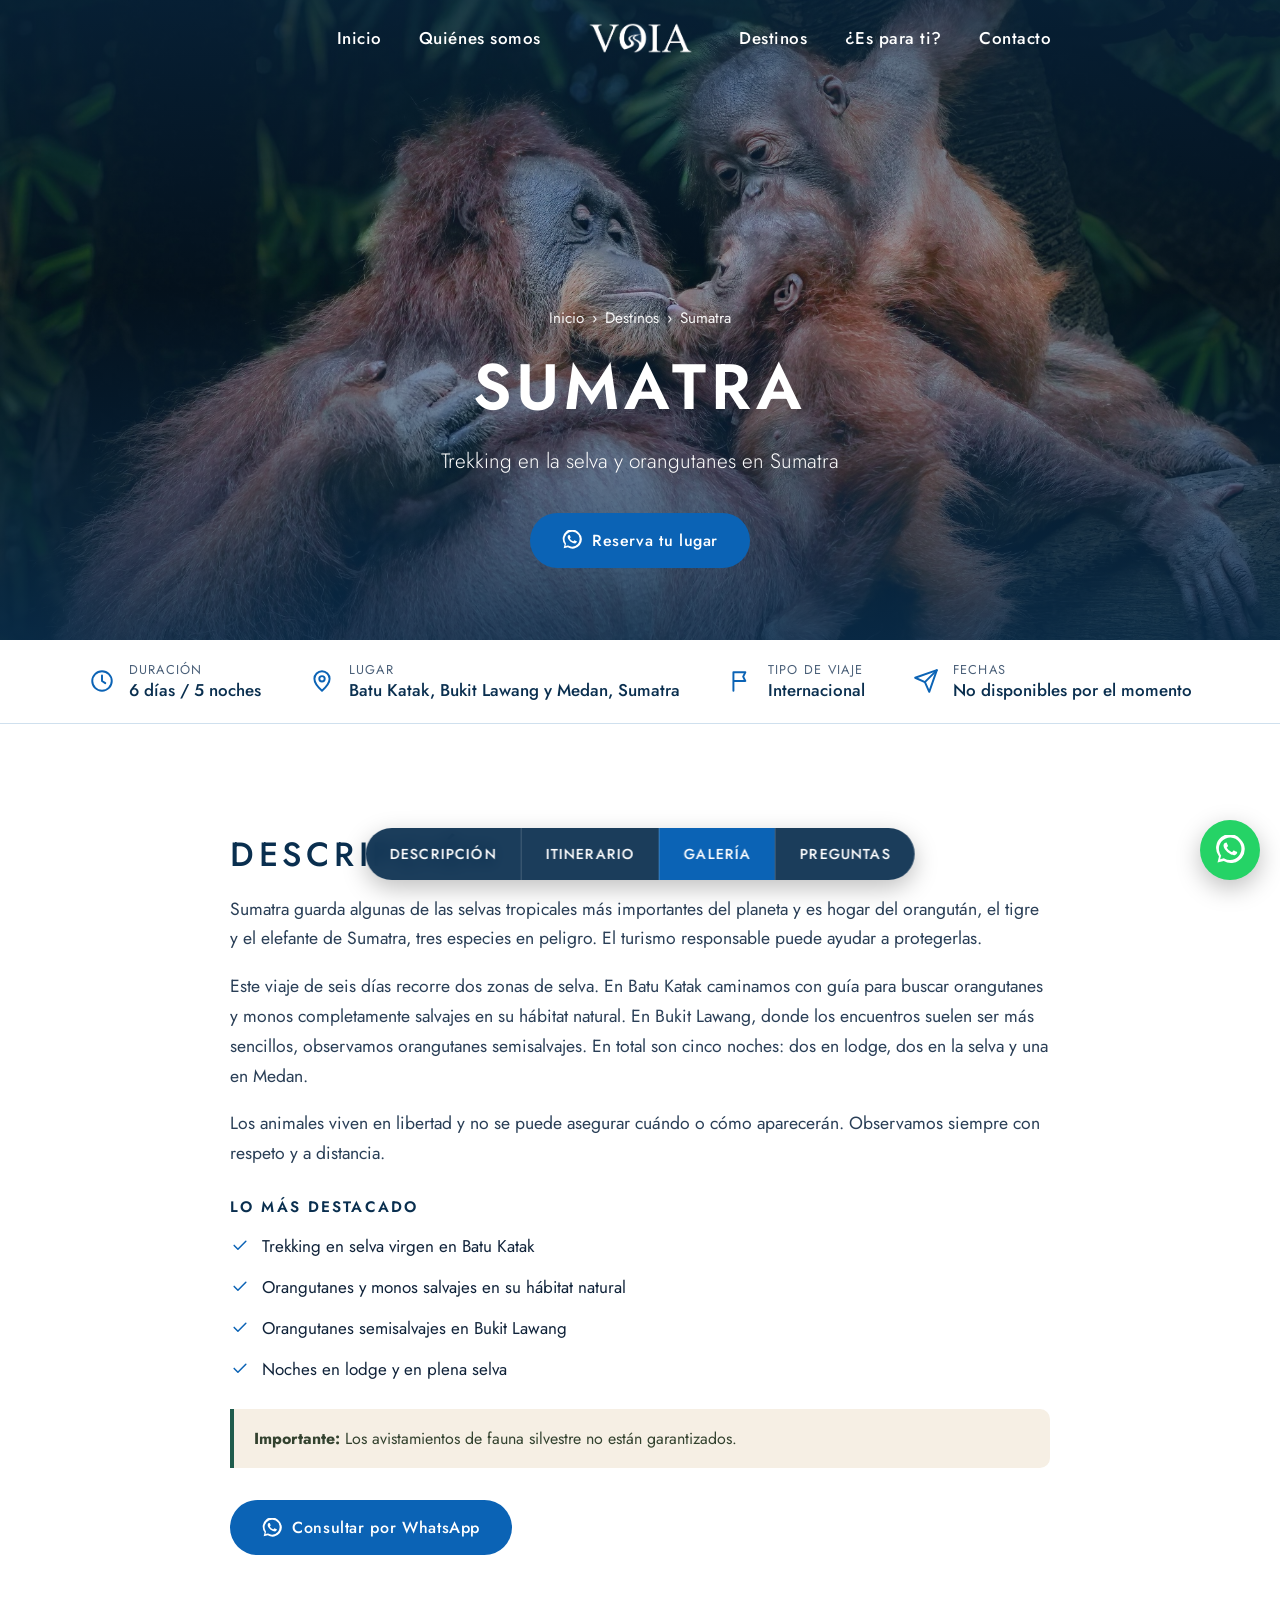
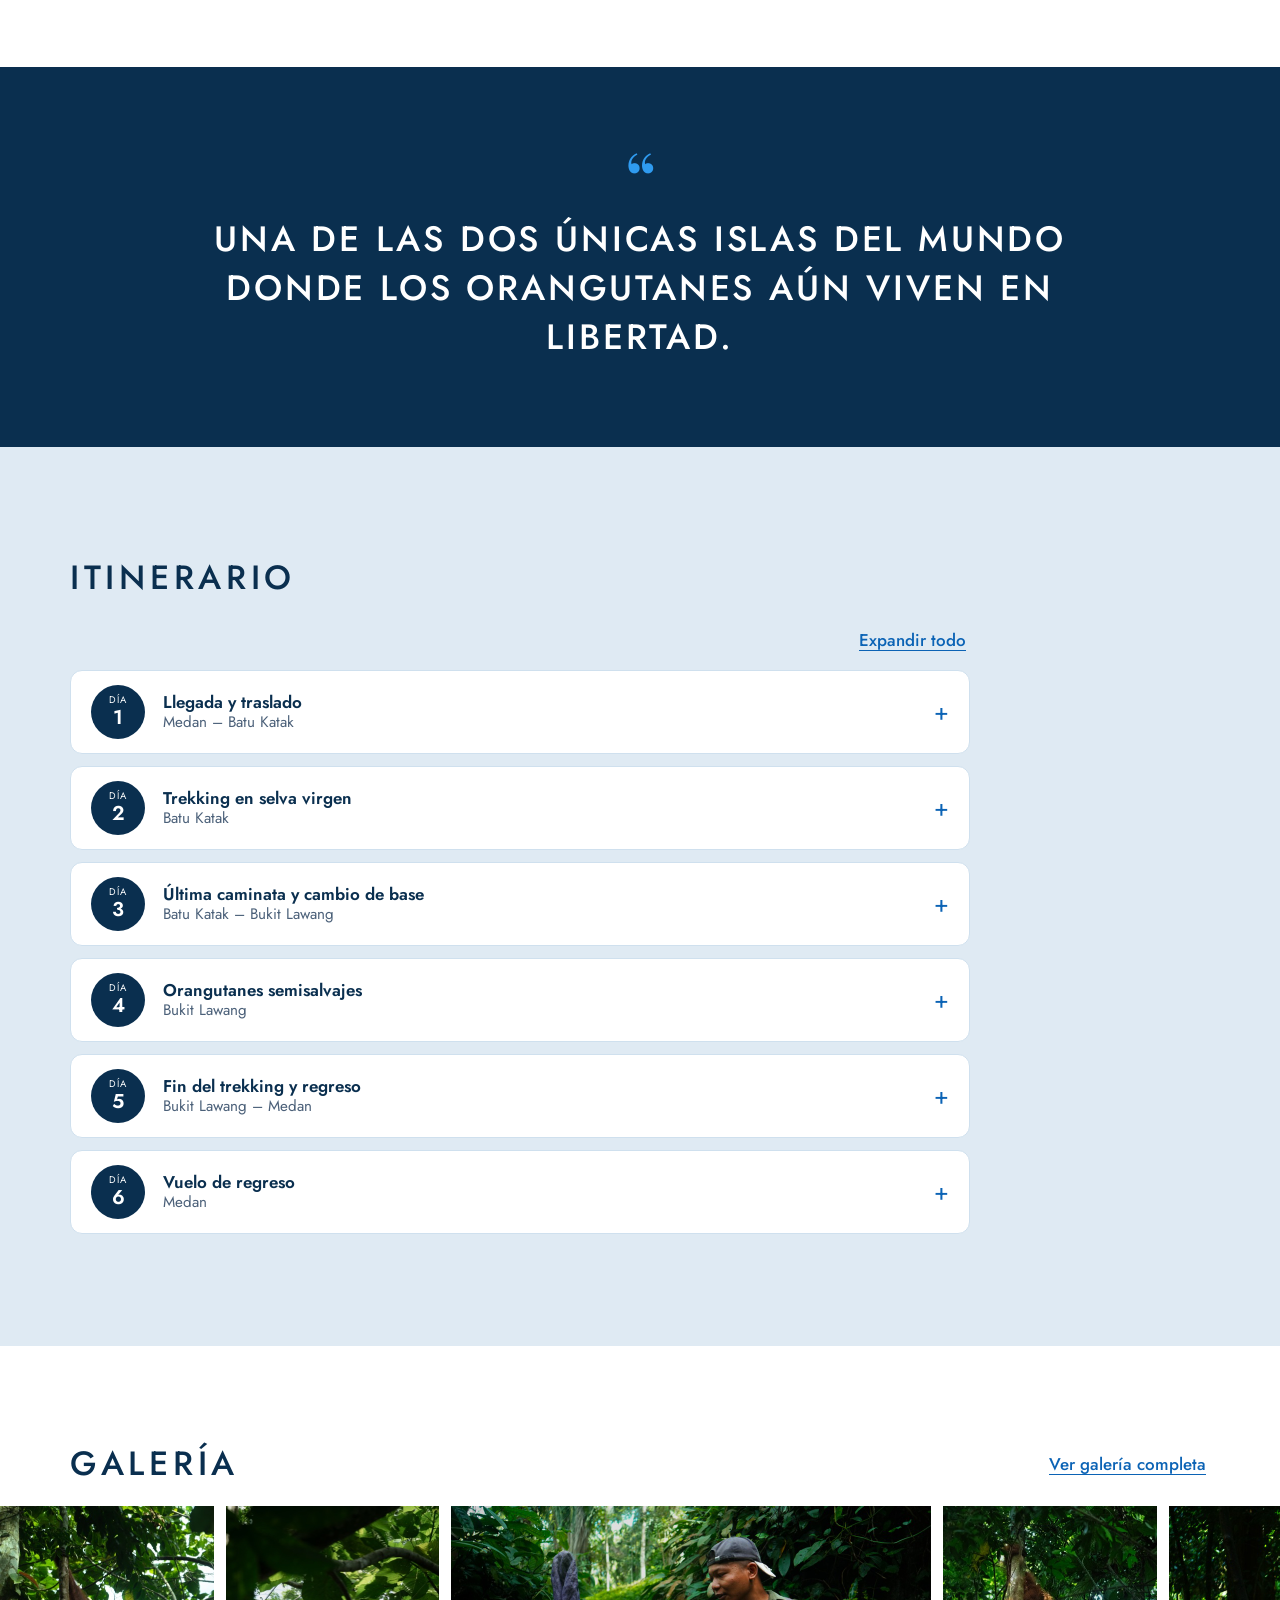
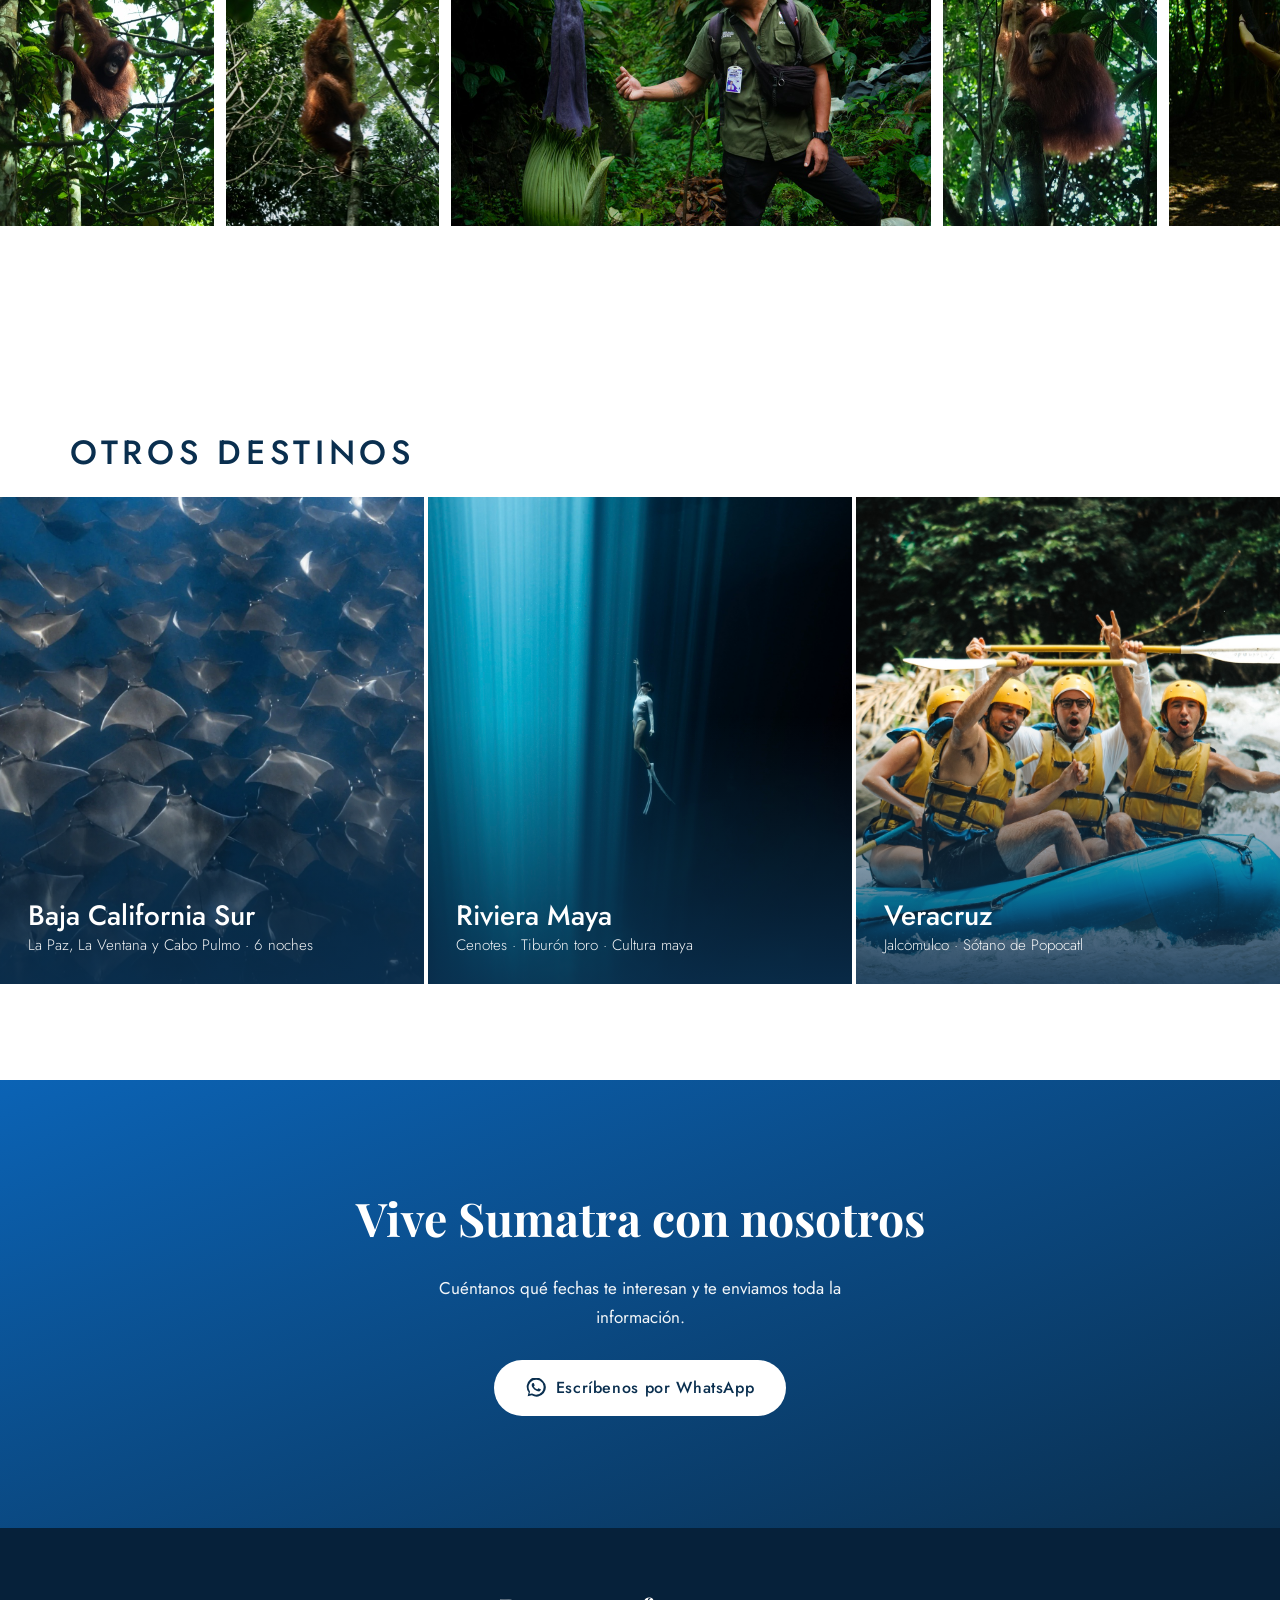
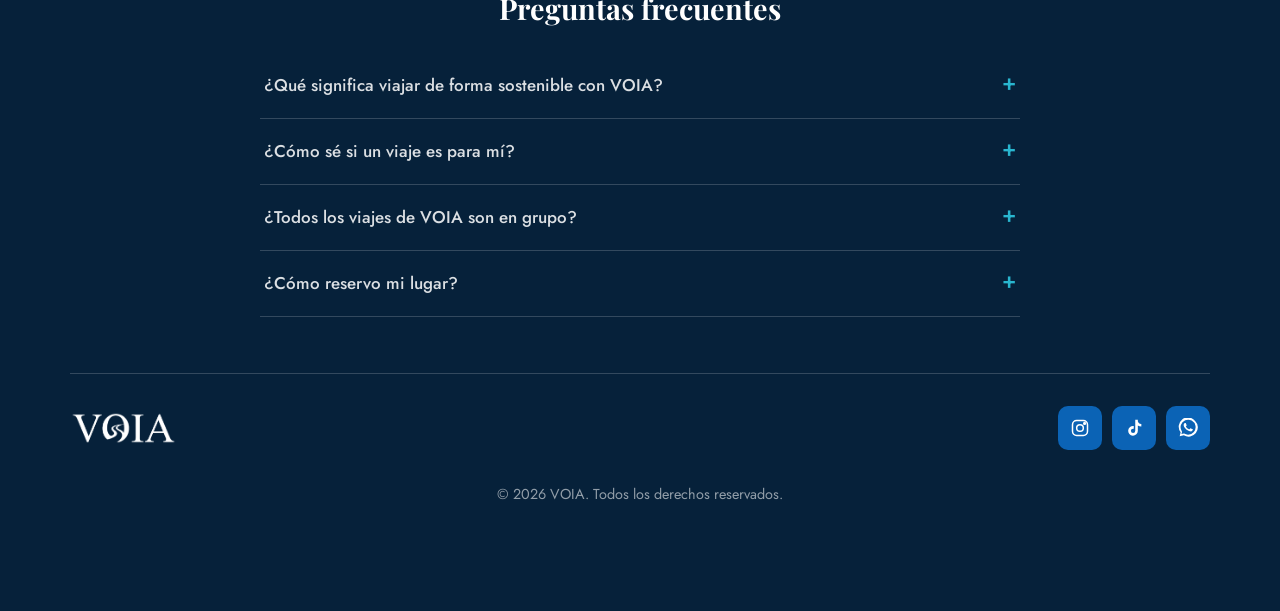
<file: sumatra.html>
<!doctype html>
<html lang="es">
<head>
  <meta charset="utf-8">
  <meta name="viewport" content="width=device-width, initial-scale=1">
  <title>Sumatra | VOIA</title>
  <meta name="description" content="Sumatra: Trekking en la selva y orangutanes en Sumatra. Sumatra guarda algunas de las selvas tropicales más importantes del planeta y es hogar del orangután, el tigre y el elefante de Sumatra, tres especies en peligro. El turismo responsable puede ayudar a protegerlas.">
  <meta property="og:type" content="website">
  <meta property="og:url" content="https://voiaviajar.com/sumatra.html">
  <meta property="og:title" content="Sumatra | VOIA">
  <meta property="og:description" content="Sumatra: Trekking en la selva y orangutanes en Sumatra. Sumatra guarda algunas de las selvas tropicales más importantes del planeta y es hogar del orangután, el tigre y el elefante de Sumatra, tres especies en peligro. El turismo responsable puede ayudar a protegerlas.">
  <meta property="og:image" content="https://voiaviajar.com/media/og-sumatra-v2.jpg">
  <meta property="og:image:width" content="1200">
  <meta property="og:image:height" content="630">
  <meta property="og:site_name" content="VOIA">
  <meta property="og:locale" content="es_MX">
  <meta name="twitter:card" content="summary_large_image">
  <meta name="theme-color" content="#0E4457">
  <meta http-equiv="refresh" content="0; url=destino.html?d=sumatra">
  <link rel="canonical" href="https://voiaviajar.com/sumatra.html">
</head>
<body>
  <p>Abriendo Sumatra… si no se abre, <a href="destino.html?d=sumatra">haz clic aquí</a>.</p>
  <script>location.replace("destino.html?d=sumatra");</script>
</body>
</html>
</file>
<file: styles.css>
:root {
  --navy: #0a2f4f;
  --blue: #0b63b5;
  --blue-bright: #2f9bf0;
  --aqua: #29b6cf;
  --sky: #dfeaf3;
  --sand: #f6efe4;
  --forest: #1f5c4d;
  --ink: #10233a;
  --muted: #4b6079;
  --line: #cfe0ee;
  --white: #fff;
  --font-body: "Jost", system-ui, sans-serif;
  --font-display: "Playfair Display", Georgia, serif;
  --nav-h: 76px;
  --ease: cubic-bezier(.22, .61, .36, 1);
}

*, *::before, *::after { box-sizing: border-box; }
html { scroll-behavior: smooth; scroll-padding-top: var(--nav-h); }
body { margin: 0; font-family: var(--font-body); font-size: 1.0625rem; line-height: 1.7; color: var(--ink); background: var(--white); -webkit-font-smoothing: antialiased; }
img, video { max-width: 100%; display: block; }
a { color: inherit; }
h1, h2, h3 { font-family: var(--font-display); line-height: 1.15; margin: 0 0 .6em; color: var(--navy); }
h2 { font-size: clamp(1.9rem, 4vw, 2.9rem); }
p { margin: 0 0 1em; }
:focus-visible { outline: 3px solid var(--blue-bright); outline-offset: 3px; }

.container { width: min(1140px, 100% - 32px); margin-inline: auto; }
.section { padding: clamp(64px, 10vw, 112px) 0; }
.skip-link { position: absolute; left: -999px; top: 8px; background: var(--white); padding: 8px 14px; z-index: 200; }
.skip-link:focus { left: 8px; }

.eyebrow { font-size: .8rem; letter-spacing: .22em; text-transform: uppercase; font-weight: 500; color: rgba(255,255,255,.92); margin-bottom: 1.2em; }
.eyebrow--dark { color: var(--blue); }

/* Títulos en mayúsculas espaciadas (estilo de las páginas de destino) */
.h-caps { font-family: var(--font-body); font-weight: 500; text-transform: uppercase; letter-spacing: .14em; font-size: clamp(1.5rem, 3vw, 2.1rem); }
.h-sub { font-family: var(--font-body); font-weight: 600; text-transform: uppercase; letter-spacing: .14em; font-size: .95rem; margin: 2em 0 1em; }

/* Botones */
.btn { display: inline-flex; align-items: center; gap: 10px; padding: 14px 32px; min-height: 48px; border-radius: 999px; font-weight: 500; letter-spacing: .04em; text-decoration: none; cursor: pointer; border: 0; font-family: inherit; font-size: 1rem; transition: transform .25s var(--ease), background .25s, color .25s; }
.btn:hover { transform: translateY(-2px); }
.btn--light { background: var(--white); color: var(--navy); }
.btn--light:hover { background: var(--aqua); }
.btn--solid { background: var(--blue); color: var(--white); }
.btn--solid:hover { background: var(--navy); }
.link-btn { background: none; border: 0; color: var(--blue); font: inherit; font-weight: 500; text-decoration: underline; text-underline-offset: 4px; cursor: pointer; min-height: 44px; padding: 0 4px; }
.link-btn:hover { color: var(--navy); }
.chip { display: inline-block; background: var(--sky); color: var(--blue); padding: 4px 14px; border-radius: 999px; font-size: .9rem; font-weight: 500; }

/* ---------- MENÚ ---------- */
.nav { position: fixed; inset: 0 0 auto 0; z-index: 100; height: var(--nav-h); transition: background .3s, box-shadow .3s; }
.nav.is-solid { background: rgba(255,255,255,.96); backdrop-filter: blur(10px); box-shadow: 0 1px 0 rgba(10,47,79,.08); }
.nav__inner { height: 100%; display: flex; justify-content: center; align-items: center; }
.nav__links { display: grid; grid-template-columns: 1fr auto 1fr; align-items: center; column-gap: clamp(20px, 3vw, 44px); width: min(1180px, 100% - 32px); list-style: none; margin: 0; padding: 0; }
.nav__group { display: flex; align-items: center; gap: clamp(14px, 2.6vw, 40px); }
.nav__group--l { justify-content: flex-end; }
.nav__group--r { justify-content: flex-start; }
.nav__links a { text-decoration: none; color: var(--white); font-weight: 500; letter-spacing: .03em; padding: 10px 2px; position: relative; transition: color .3s; }
.nav__links a:not(.logo)::after { content: ""; position: absolute; left: 0; right: 100%; bottom: 4px; height: 2px; background: var(--aqua); transition: right .3s var(--ease); }
.nav__links a:not(.logo):hover::after { right: 0; }
.nav.is-solid .nav__links a { color: var(--navy); }
.logo { font-family: var(--font-display); font-weight: 700; font-size: 1.9rem; letter-spacing: .28em; padding-left: .28em !important; }
/* Logo del menú: dos versiones del mismo diseño. Blanco sobre el video / la portada; azul cuando el menú se vuelve blanco al bajar. */
/* Tamaño: la tinta del logo mide 101 px de ancho, igual que el texto "VOIA" anterior, y la caja del menú conserva su ancho (118 px)
   para que los enlaces queden exactamente donde estaban. */
.logo--img { display: grid; place-items: center; width: 118px; padding: 0 !important; line-height: 0; letter-spacing: 0; }
.logo--img .logo__img { grid-area: 1 / 1; width: 107px; height: auto; transition: opacity .3s; }
.logo--img .logo__img--azul { opacity: 0; }
.nav.is-solid .logo--img .logo__img--blanco { opacity: 0; }
.nav.is-solid .logo--img .logo__img--azul { opacity: 1; }
.nav__toggle { display: none; }

/* ---------- PORTADA ---------- */
.hero { position: relative; min-height: 100svh; display: grid; place-items: center; text-align: center; color: var(--white); overflow: hidden; background: var(--navy) url("media/balimedia/web/herovoia-poster.jpg?v=3") center / cover no-repeat; }
.hero__video { position: absolute; inset: 0; width: 100%; height: 100%; object-fit: cover; opacity: 0; transition: opacity .8s ease; }
/* El video solo se muestra cuando de verdad está corriendo (home.js agrega is-video-on). Mientras tanto, o si el navegador bloquea
   el autoplay, se ve la imagen de portada del fondo, sin botones ni el círculo de play de Safari. */
.hero.is-video-on .hero__video { opacity: 1; }
.hero__shade { position: absolute; inset: 0; background: linear-gradient(180deg, rgba(10,47,79,.55) 0%, rgba(10,47,79,.2) 40%, rgba(10,47,79,.78) 100%); }
.hero__content { position: relative; padding: 120px 16px 80px; max-width: 860px; }
.hero h1 { color: var(--white); font-size: clamp(2.4rem, 7vw, 4.8rem); margin-bottom: .45em; }
.hero h1 em { color: #c9ecf5; }
.hero__lead { font-size: clamp(1.05rem, 2vw, 1.28rem); font-weight: 300; max-width: 620px; margin: 0 auto 2em; }
.hero__scroll { position: absolute; bottom: 24px; left: 50%; translate: -50% 0; color: var(--white); width: 48px; height: 48px; display: grid; place-items: center; animation: bob 2.4s ease-in-out infinite; }
@keyframes bob { 50% { transform: translateY(8px); } }
/* Respaldo: por si Safari dibuja su botón de play sobre el video bloqueado (el video ya está oculto con opacity: 0 hasta que corre) */
.hero__video::-webkit-media-controls,
.hero__video::-webkit-media-controls-panel,
.hero__video::-webkit-media-controls-overlay-play-button,
.hero__video::-webkit-media-controls-start-playback-button { display: none !important; -webkit-appearance: none; }

/* ---------- QUIÉNES SOMOS ---------- */
/* La sección ocupa todo el ancho: [margen] [texto] [espacio] [imagen hasta el borde derecho].
   El texto conserva su posición de siempre (alineado con el resto de la página). */
.about {
  --gap: clamp(32px, 6vw, 80px);
  --wrap: min(1140px, 100% - 32px);
  background: var(--sand);
  display: grid;
  grid-template-columns: calc((100% - var(--wrap)) / 2) calc((var(--wrap) - var(--gap)) * .55) var(--gap) 1fr;
  overflow: hidden;
}
.about__text { grid-column: 2; grid-row: 1; align-self: center; padding-block: clamp(36px, 4.5vw, 56px); }
.about__text > :last-child { margin-bottom: 0; }
.about__text p { color: var(--muted); max-width: 58ch; }
.about__img { grid-column: 4; grid-row: 1; position: relative; min-height: 0; }
.about__img img { position: absolute; inset: 0; display: block; width: 100%; height: 100%; object-fit: cover; object-position: 65% 88%; border-radius: 0; }

/* ---------- VALOR DIFERENCIAL ---------- */
/* Rueda interactiva: el mensaje central y las cinco metas aparecen con el scroll.
   Modos (los pone values.js): is-wheel = rueda en pantallas anchas · is-stack = lista de tarjetas en pantallas angostas (móvil)
   is-scrolly = la sección queda fija mientras dura la animación de la rueda (solo pantallas anchas; se desactiva con "reducir movimiento"). */
.values { --stage-top: 0px; --sl: 300; background: var(--sky); text-align: center; position: relative; }
.values svg { stroke: var(--navy); }
.values svg .a { stroke: var(--blue-bright); }
.brand-inline { color: var(--blue); }

.values__stage { position: relative; display: flex; flex-direction: column; align-items: center; justify-content: center; gap: clamp(14px, 3vh, 28px); padding: clamp(56px, 9vw, 96px) 16px; }
.values.is-scrolly, .values.is-wheel { --stage-top: var(--nav-h); }
.values.is-scrolly { height: calc(100vh + var(--sl) * 1vh); height: calc(100svh + var(--sl) * 1svh); }
.values.is-scrolly .values__sticky { position: sticky; top: 0; height: 100vh; height: 100svh; overflow: hidden; }
.values.is-wheel:not(.is-scrolly) .values__sticky { position: relative; height: max(100svh, 720px); }
.values.is-scrolly .values__stage, .values.is-wheel .values__stage { position: absolute; inset: var(--stage-top) 0 0 0; padding: 8px 16px 12px; }
.values.is-wheel .values__stage { display: block; padding: 0; }

/* Mensaje central */
.values__center { width: min(100%, 560px); opacity: var(--ci, 1); transform: translateY(calc((1 - var(--ci, 1)) * 18px)); }
.values__markwrap { position: relative; display: grid; place-items: center; width: 64px; height: 64px; margin: 0 auto 8px; }
.values__markring { position: absolute; inset: 0; width: 100%; height: 100%; }
.values__mark { width: 40px; height: 40px; }
.values h2 { font-family: var(--font-body); font-weight: 600; text-transform: uppercase; letter-spacing: .12em; font-size: clamp(1rem, 4.4vw, 1.6rem); line-height: 1.3; margin: 0 0 .5em; text-wrap: balance; }
.values__intro { margin: 0 auto; max-width: 52ch; color: var(--ink); font-size: clamp(.875rem, 2.9vw, 1rem); line-height: 1.55; }
.values.is-wheel .values__center { position: absolute; left: 50%; top: 50%; width: var(--cw, 440px); transform: translate(-50%, calc(-50% + var(--dy, 0px) + (1 - var(--ci, 1)) * 18px)); }
.values.is-wheel .values__markwrap { width: 44px; height: 44px; }
.values.is-wheel .values__markring { display: none; }
.values.is-wheel h2 { font-size: calc(clamp(1.05rem, 1.65rem * var(--s, 1), 1.65rem) * var(--cs, 1)); }
.values.is-wheel .values__intro { font-size: max(.85rem, calc(.95rem * var(--cs, 1))); }
.values.is-tight .values__markwrap { display: none; }
.values.is-tighter .values__intro { position: absolute; width: 1px; height: 1px; margin: -1px; overflow: hidden; clip: rect(0 0 0 0); white-space: nowrap; }

/* Trayectoria (se dibuja en sentido horario desde las 12) */
.values__ring, .values__head { display: none; position: absolute; inset: 0; width: 100%; height: 100%; overflow: visible; pointer-events: none; }
.values.is-wheel .values__ring, .values.is-wheel .values__head { display: block; }
.ring__track { fill: none; stroke: rgba(10, 47, 79, .16); stroke-width: 1.5; }
.ring__draw { fill: none; stroke: var(--blue-bright); stroke-width: 2.5; stroke-linecap: round; stroke-dasharray: 1 1; stroke-dashoffset: 1; }
.values__head circle { fill: var(--blue-bright); stroke: var(--sky); stroke-width: 3; opacity: 0; }

/* Las cinco metas */
.values__wheel { list-style: none; margin: 0; padding: 0; }
.values.is-wheel .values__wheel { position: absolute; inset: 0; pointer-events: none; }
.values.is-wheel .goal { position: absolute; left: calc(50% + var(--rx, 300px) * var(--gx)); top: calc(50% + var(--ry, 220px) * var(--gy)); width: calc(216px * var(--s, 1)); transform: translate(-50%, -50%); pointer-events: auto; }
.values.is-stack .values__wheel { display: grid; grid-template-columns: minmax(0, 1fr); grid-auto-rows: 1fr; gap: 12px; width: min(100%, 560px); }

.goal.is-active { z-index: 20; }
.goal.is-pending { pointer-events: none; } /* aún sin aparecer: no reacciona al ratón, pero el teclado sí puede llegar */
.goal__face { position: relative; display: flex; flex-direction: column; align-items: center; gap: calc(10px * var(--s, 1)); padding: 10px 8px; background: var(--sky); opacity: var(--g, 1); transform: translateY(calc((1 - var(--g, 1)) * 28px)) scale(calc(.92 + .08 * var(--g, 1))); will-change: transform, opacity; }
.values.is-stack .goal__face { box-sizing: border-box; justify-content: center; height: 100%; min-height: clamp(172px, 52vw, 212px); gap: 14px; padding: 24px 20px; background: rgba(255, 255, 255, .62); border-radius: 16px; }
.goal__icon { flex: none; width: calc(64px * var(--s, 1)); height: calc(64px * var(--s, 1)); }
.values.is-stack .goal__icon { width: 60px; height: 60px; }
.goal__title { font-family: var(--font-body); font-weight: 600; text-transform: uppercase; letter-spacing: .14em; font-size: max(.75rem, calc(.9rem * var(--s, 1))); line-height: 1.45; margin: 0; color: var(--navy); }
.values.is-stack .goal__title { font-size: 1rem; letter-spacing: .1em; }
.goal__toggle { background: none; border: 0; padding: 0; margin: 0; font: inherit; color: inherit; letter-spacing: inherit; text-transform: inherit; text-align: inherit; cursor: pointer; }
.goal__toggle::after { content: ""; position: absolute; inset: -6px; }
.goal__toggle:focus-visible { outline: none; }
.goal__toggle:focus-visible::after { outline: 3px solid var(--blue-bright); border-radius: 12px; }

/* Tarjeta con la descripción (cursor, foco de teclado o toque) */
.goal__panel { position: absolute; left: 50%; top: 50%; z-index: 30; width: min(290px, calc(100vw - 32px)); padding: 18px 20px 20px; border-radius: 12px; background: rgba(10, 47, 79, .96); color: var(--white); text-align: left; box-shadow: 0 18px 40px rgba(6, 33, 58, .35); opacity: 0; visibility: hidden; pointer-events: none; transform: translate(-50%, -50%) scale(.94); transition: opacity .28s var(--ease), transform .28s var(--ease), visibility 0s linear .28s; }
.goal__panel-title { display: block; font-family: var(--font-body); font-weight: 600; text-transform: uppercase; letter-spacing: .12em; font-size: .78rem; color: var(--aqua); margin-bottom: 8px; }
.goal__panel p { margin: 0; font-size: .95rem; line-height: 1.55; color: var(--white); }
.goal.is-active .goal__panel { opacity: 1; visibility: visible; pointer-events: auto; transform: translate(-50%, -50%) scale(1.03); transition-delay: 0s; }
.values.is-wheel .goal--top .goal__panel { top: 0; transform: translate(-50%, 0) scale(.94); }
.values.is-wheel .goal--top.is-active .goal__panel { transform: translate(-50%, 0) scale(1.03); }
/* Pantallas angostas: la descripción se abre como una hoja arriba (con la sección fija) o abajo (sin animación) */
.values.is-stack .goal__panel { left: 16px; right: 16px; width: auto; transform: translateY(-10px) scale(.98); }
.values.is-stack:not(.is-scrolly) .goal__panel { position: fixed; top: auto; bottom: 96px; transform: translateY(12px) scale(.98); } /* queda por encima del botón de WhatsApp para no taparse con él */
.values.is-stack .goal.is-active .goal__panel { transform: translateY(0) scale(1); }

/* ---------- DESTINOS (inicio) ---------- */
.destinations { padding-bottom: 0; }
.destinations__head { margin-bottom: 24px; }
.destinations__head p { color: var(--muted); max-width: 52ch; }
.group-title { font-family: var(--font-body); font-size: 1rem; letter-spacing: .22em; text-transform: uppercase; color: var(--blue); margin: 40px auto 20px; }
.grid { display: grid; gap: 4px; margin-bottom: 4px; }
.destinations .grid:last-child { margin-bottom: 0; }
.grid--3 { grid-template-columns: repeat(3, 1fr); }
.grid--5 { grid-template-columns: repeat(6, 1fr); }
.grid--5 .tile:nth-child(-n+3) { grid-column: span 2; }
.grid--5 .tile:nth-child(n+4) { grid-column: span 3; aspect-ratio: 1.3; }
.tile { position: relative; display: block; aspect-ratio: 4 / 4.6; overflow: hidden; background: linear-gradient(160deg, var(--blue), var(--navy)); color: var(--white); text-decoration: none; }
.tile img { position: absolute; inset: 0; width: 100%; height: 100%; object-fit: cover; transition: transform .8s var(--ease); }
.tile::after { content: ""; position: absolute; inset: 0; background: linear-gradient(180deg, transparent 45%, rgba(10,47,79,.88)); }
.tile:hover img, .tile:focus-visible img { transform: scale(1.06); }
.tile--soon { cursor: default; }
.tile--soon:hover img { transform: none; }
.tile--soon .tile__meta { font-weight: 500; letter-spacing: .12em; text-transform: uppercase; font-size: .85rem; }
.tile__label { position: absolute; left: 28px; right: 28px; bottom: 26px; z-index: 1; }
.tile__name { font-family: var(--font-body); font-weight: 500; font-size: clamp(1.3rem, 2.2vw, 1.75rem); display: block; line-height: 1.25; }
.tile__meta { display: block; font-size: .95rem; font-weight: 300; opacity: .95; }

/* ---------- CONTACTO ---------- */
.contact { background: linear-gradient(160deg, var(--blue) 0%, var(--navy) 100%); color: var(--white); text-align: center; }
.contact h2 { color: var(--white); }
.contact p { opacity: .95; max-width: 48ch; margin-inline: auto; }
.contact .btn { margin-top: 12px; }

/* ---------- PIE DE PÁGINA ---------- */
.footer { background: #06213a; color: rgba(255,255,255,.86); padding: 64px 0 28px; }
.faq { max-width: 760px; margin: 0 auto 56px; }
.faq h2 { color: var(--white); font-size: 1.8rem; text-align: center; margin-bottom: 1em; }
.faq details { border-bottom: 1px solid rgba(255,255,255,.18); }
.faq summary { cursor: pointer; padding: 18px 4px; font-weight: 500; list-style: none; display: flex; justify-content: space-between; gap: 16px; min-height: 48px; }
.faq summary::-webkit-details-marker { display: none; }
.faq summary::after { content: "+"; font-size: 1.4rem; line-height: 1; color: var(--aqua); transition: transform .25s; }
.faq details[open] summary::after { transform: rotate(45deg); }
.faq details p { padding: 0 4px 18px; margin: 0; color: rgba(255,255,255,.75); }
.footer__bar { display: flex; flex-wrap: wrap; gap: 24px 40px; align-items: center; justify-content: space-between; padding-top: 32px; border-top: 1px solid rgba(255,255,255,.18); }
.logo--footer { color: var(--white); text-decoration: none; display: block; padding: 0 !important; line-height: 0; }
/* Mismo tamaño que el texto VOIA anterior (la tinta mide ~101 px de ancho; el lienzo del PNG es 6 % más ancho). */
.logo--footer img { display: block; width: 107px; height: auto; }
.social { display: flex; gap: 10px; }
.social a { width: 44px; height: 44px; display: grid; place-items: center; border-radius: 10px; background: var(--blue); color: var(--white); transition: background .25s; }
.social a:hover { background: var(--aqua); color: var(--navy); }
.copy { text-align: center; font-size: .9rem; opacity: .65; margin: 32px 0 0; }

.wa-float { position: fixed; right: 20px; bottom: 20px; z-index: 90; width: 60px; height: 60px; border-radius: 50%; background: #25d366; color: var(--white); display: grid; place-items: center; box-shadow: 0 8px 24px rgba(0,0,0,.25); transition: transform .25s var(--ease); }
.wa-float:hover { transform: scale(1.08); }

/* Recuadro destacado de la sección de pagos */
.pay__aviso { margin: 1.2em 0 1.8em; padding: 16px 20px; background: var(--sky); border-left: 4px solid var(--blue); border-radius: 0; color: var(--navy); line-height: 1.6; }
.note { font-size: .9rem; color: var(--muted); font-style: italic; }

/* =====================================================
   PÁGINA DE DESTINO
   ===================================================== */
.phero { position: relative; min-height: min(78vh, 640px); display: grid; align-items: end; background-size: cover; background-position: center; background-color: var(--navy); color: var(--white); text-align: center; }
.phero__shade { position: absolute; inset: 0; background: linear-gradient(180deg, rgba(10,47,79,.65) 0%, rgba(10,47,79,.35) 45%, rgba(10,47,79,.85) 100%); }
.phero__content { position: relative; padding-top: 140px; padding-bottom: 72px; }
.crumbs { display: flex; justify-content: center; flex-wrap: wrap; gap: 8px; font-size: .95rem; margin-bottom: 20px; opacity: .95; }
.crumbs a { text-decoration: none; }
.crumbs a:hover { text-decoration: underline; }
.phero h1 { color: var(--white); font-family: var(--font-body); font-weight: 600; text-transform: uppercase; letter-spacing: .08em; font-size: clamp(2.1rem, 6vw, 4rem); margin-bottom: .3em; }
.phero p { font-size: clamp(1.05rem, 2vw, 1.3rem); font-weight: 300; margin-bottom: 1.6em; }

.facts { background: var(--white); border-bottom: 1px solid var(--line); }
.facts ul { list-style: none; margin: 0; padding: 22px 0; display: flex; flex-wrap: wrap; justify-content: center; gap: 20px 48px; }
.facts li { display: flex; align-items: center; gap: 14px; color: var(--blue); }
.facts span { display: grid; line-height: 1.3; }
.facts small { color: var(--muted); font-size: .8rem; letter-spacing: .1em; text-transform: uppercase; }
.facts strong { color: var(--navy); font-weight: 500; }

.desc__wrap { max-width: 820px; }
.desc__text p { font-size: 1.1rem; color: #2a3f57; }
.checks { list-style: none; padding: 0; margin: 0 0 1.5em; display: grid; gap: 12px; }
.checks li { display: flex; gap: 12px; align-items: flex-start; }
.checks svg { flex: none; color: var(--blue); margin-top: 3px; }
.checks--no svg { color: #b23a48; }
.callout { background: var(--sand); border-left: 4px solid var(--forest); padding: 16px 20px; border-radius: 0 10px 10px 0; font-size: 1rem; margin: 1.5em 0 2em; color: #33422f; }

.quote { position: relative; min-height: 380px; display: grid; place-items: center; background-size: cover; background-position: center; background-color: var(--navy); color: var(--white); }
.quote__shade { position: absolute; inset: 0; background: rgba(10,47,79,.62); }
.quote blockquote { position: relative; margin: 0 auto; padding: 72px 0; max-width: 900px; text-align: center; }
.quote blockquote::before { content: "“"; display: block; font-family: var(--font-display); font-size: 5rem; line-height: .6; color: var(--blue-bright); margin-bottom: 12px; }
.quote p { margin: 0; text-transform: uppercase; letter-spacing: .08em; font-weight: 500; font-size: clamp(1.25rem, 3.2vw, 2.2rem); line-height: 1.4; }

.itinerary, .routes { background: var(--sky); }
.itin { display: grid; gap: 12px; max-width: 900px; }
.itin__tools { display: flex; justify-content: flex-end; max-width: 900px; margin-bottom: 8px; }
.day { background: var(--white); border: 1px solid var(--line); border-radius: 12px; overflow: hidden; }
.day summary { display: flex; align-items: center; gap: 18px; padding: 14px 20px; cursor: pointer; list-style: none; min-height: 64px; }
.day summary::-webkit-details-marker { display: none; }
.day summary::after { content: "+"; margin-left: auto; font-size: 1.5rem; line-height: 1; color: var(--blue); transition: transform .25s; }
.day[open] summary::after { transform: rotate(45deg); }
.day[open] summary { border-bottom: 1px solid var(--line); }
.day__num { flex: none; width: 54px; height: 54px; border-radius: 50%; background: var(--navy); color: var(--white); display: grid; place-content: center; text-align: center; font-weight: 600; font-size: 1.25rem; line-height: 1; }
.day__num small { display: block; font-size: .6rem; letter-spacing: .12em; text-transform: uppercase; font-weight: 400; margin-bottom: 2px; }
.day__head { display: grid; line-height: 1.3; }
.day__head strong { color: var(--navy); font-weight: 600; }
.day__head em { font-style: normal; color: var(--muted); font-size: .95rem; }
.day summary .ritmo { margin-left: auto; flex: none; font-size: .78rem; font-weight: 500; letter-spacing: .04em; padding: 3px 12px; border-radius: 999px; background: var(--sky); color: var(--navy); }
.ritmo--suave { background: #e2f0e6; color: #1f5c4d; }
.ritmo--medio { background: #fbeed0; color: #7a5a12; }
.ritmo--alto { background: #dbe8f8; color: var(--blue); }
.ritmo--flexible { background: #eceff3; color: var(--muted); }
.day summary:has(.ritmo)::after { margin-left: 12px; }
.day ul { margin: 0; padding: 16px 24px 20px 44px; color: #2a3f57; }
.day li { margin-bottom: 6px; }

/* ---------- PAGOS Y POLÍTICAS DE CANCELACIÓN ----------
   Cada bloque es un <details class="day"> (mismo diseño del itinerario). Colores y tipografías: los del sitio. */
.pagos { background: var(--sand); }
.pay__sub { margin: 0 0 1.6em; color: var(--muted); }
.pay__sub a, .pay__body a { color: var(--blue); font-weight: 500; text-underline-offset: 3px; }
.day .pay__body { padding: 18px 24px 24px; color: #2a3f57; }
.pay__body > :first-child { margin-top: 0; }
.pay__body h3 { font-family: var(--font-body); font-weight: 600; font-size: 1.1rem; letter-spacing: .02em; color: var(--navy); margin: 1.6em 0 .5em; }
.pay__body p { margin: 0 0 .8em; line-height: 1.65; }
.day .pay__body ul { margin: 0 0 .9em; padding: 0 0 0 1.2em; }
.day .pay__body li { margin-bottom: .45em; line-height: 1.6; }
.pay__aviso { margin: 1.2em 0 .4em; }
/* selectores del calendario: Early Bird / Precio regular y MXN / EUR */
.pay__controls { display: flex; flex-wrap: wrap; gap: 12px 20px; margin-bottom: 1.2em; }
.pay__seg { display: inline-flex; gap: 4px; padding: 4px; background: var(--sky); border-radius: 999px; }
.pay__seg button { border: 0; background: none; font: inherit; font-weight: 500; color: var(--navy); padding: 0 20px; min-height: 40px; border-radius: 999px; cursor: pointer; transition: background .2s, color .2s; }
.pay__seg button:hover { background: rgba(11, 99, 181, .14); }
.pay__seg button[aria-pressed="true"] { background: var(--blue); color: var(--white); }
.pay__tabla[hidden] { display: none; }
/* tablas: el contenedor se desplaza de lado si no cabe, así la página nunca se desborda */
.pay__scroll { overflow-x: auto; margin: 0 0 1em; border: 1px solid var(--line); border-radius: 12px; }
.pay__table { width: 100%; border-collapse: collapse; font-size: .95rem; }
.pay__table th, .pay__table td { padding: 11px 14px; text-align: left; vertical-align: top; border-bottom: 1px solid var(--line); }
.pay__table thead th { background: var(--sky); color: var(--navy); font-weight: 600; font-size: .9rem; }
.pay__table tbody tr:last-child td { border-bottom: 0; }
.pay__table td:first-child { font-weight: 500; color: var(--navy); }
.pay__table--cal th:nth-child(n+3), .pay__table--cal td:nth-child(n+3) { text-align: right; font-variant-numeric: tabular-nums; white-space: nowrap; }
.pay__table .is-total td { background: var(--sky); font-weight: 600; color: var(--navy); }
@media (max-width: 600px) {
  .day .pay__body { padding: 16px 16px 20px; }
  /* las tablas de 4 columnas se apilan: cada fila es una tarjeta (fecha, concepto y los dos montos) */
  .pay__table--cal thead { position: absolute; width: 1px; height: 1px; margin: -1px; overflow: hidden; clip: rect(0 0 0 0); white-space: nowrap; }
  .pay__table--cal, .pay__table--cal tbody, .pay__table--cal tr, .pay__table--cal td { display: block; }
  .pay__scroll:has(.pay__table--cal) { border: 0; overflow: visible; }
  .pay__table--cal tr { margin-bottom: 10px; padding: 8px 0; border: 1px solid var(--line); border-radius: 12px; background: var(--white); }
  .pay__table--cal td { display: flex; justify-content: space-between; gap: 16px; padding: 3px 14px; border: 0; text-align: right; }
  .pay__table--cal td:nth-child(1) { justify-content: flex-start; font-weight: 600; color: var(--navy); }
  .pay__table--cal td:nth-child(2) { justify-content: flex-start; text-align: left; color: var(--muted); font-size: .9rem; padding-bottom: 6px; }
  .pay__table--cal td:nth-child(n+3)::before { content: attr(data-label); color: var(--muted); font-weight: 400; text-align: left; }
  .pay__table--cal td:empty { display: none; }
  .pay__table--cal .is-total { background: var(--sky); }
  .pay__table--cal .is-total td { background: none; }
}
.day__text { padding: 18px 24px 22px 92px; color: #2a3f57; } /* el texto arranca alineado con el título del día */
.day__text p { margin: 0 0 .8em; }
.day__text p:last-child { margin-bottom: 0; }

.routes__grid { display: grid; grid-template-columns: repeat(2, 1fr); gap: 28px; align-items: start; }
.route-card { background: var(--white); border-radius: 16px; padding: clamp(22px, 3vw, 36px); box-shadow: 0 6px 24px rgba(10,47,79,.08); }
.route-card h3 { font-family: var(--font-body); font-weight: 600; font-size: 1.4rem; margin: .5em 0 .6em; }
.route-card p { color: #2a3f57; }
.route-card .itin { margin-top: 12px; }

.pending { background: var(--white); border: 2px dashed var(--line); border-radius: 14px; padding: 28px; max-width: 640px; margin-top: 16px; }
.routes .pending { border-style: dashed; padding: 22px; }
.pending h3 { font-family: var(--font-body); font-weight: 600; font-size: 1.15rem; margin-bottom: .4em; }
.pending p { color: var(--muted); }
.itinerary .pending { margin-top: 0; }

.included__grid { display: grid; grid-template-columns: repeat(2, 1fr); gap: 48px; }

.gallery { padding: clamp(56px, 8vw, 96px) 0; background: var(--white); }
.gallery__head { display: flex; justify-content: space-between; align-items: center; gap: 16px; flex-wrap: wrap; margin-bottom: 20px; }
.gallery__head h2 { margin: 0; }
.marquee { overflow: hidden; transition: height .55s var(--ease); }
.marquee__track { display: flex; width: max-content; animation: marquee var(--dur, 48s) linear infinite; }
.marquee:hover .marquee__track, .marquee:focus-within .marquee__track, .marquee.is-paused .marquee__track { animation-play-state: paused; }
.marquee img, .marquee .ph { flex: none; width: 427px; height: 320px; object-fit: cover; border-radius: 0; margin-right: 12px; }
.marquee img.nat, .marquee .ph.nat { width: auto; }
/* .ph: envoltorio de una foto con crédito (ver ph__credit). El span se comporta igual que un <img> suelto. */
.marquee .ph { position: relative; overflow: hidden; }
.marquee .ph img { display: block; width: 100%; height: 100%; object-fit: cover; }
.ph__credit { position: absolute; right: 6px; bottom: 6px; font-size: .6rem; letter-spacing: .02em; line-height: 1.3; color: rgba(255, 255, 255, .9); background: rgba(10, 23, 40, .45); padding: 2px 6px; border-radius: 3px; pointer-events: none; }
/* Marca de agua propia (AF Photography): solo en escritorio y solo al pasar el cursor. La foto se oscurece un poco
   (un velo que sube de opacidad) y aparece el texto chiquito en la esquina inferior derecha. En celular y tablet no se muestra. */
.ph__marca { display: none; }
@media (hover: hover) and (pointer: fine) and (min-width: 901px) {
  .ph--marca::before { content: ""; position: absolute; inset: 0; background: rgba(6, 22, 38, .34); opacity: 0; transition: opacity .35s ease; pointer-events: none; }
  .ph__marca { display: block; position: absolute; right: 10px; bottom: 9px; font-size: .68rem; letter-spacing: .06em; line-height: 1.2; color: #fff; text-shadow: 0 1px 3px rgba(0, 0, 0, .5); opacity: 0; transform: translateY(3px); transition: opacity .35s ease, transform .35s ease; pointer-events: none; user-select: none; }
  .ph--marca:hover::before { opacity: 1; }
  .ph--marca:hover .ph__marca { opacity: .92; transform: none; }
}
@keyframes marquee { to { transform: translateX(-50%); } }
/* "Ver galería completa": el carrusel se frena y las fotos se acomodan en filas, hacia abajo */
.marquee.is-open { overflow: hidden; }
.marquee.is-open .marquee__track { animation: none; width: min(1140px, 100% - 32px); margin-inline: auto; flex-wrap: wrap; align-items: flex-start; gap: 12px; }
.marquee.is-open .marquee__track::after { content: ""; flex: 100000 1 0; } /* la última fila no se estira */
/* Cada foto conserva su proporción: el ancho crece según su forma y la altura sale sola, así las filas quedan parejas y sin recortes */
.marquee.is-open img, .marquee.is-open img.nat, .marquee.is-open .ph, .marquee.is-open .ph.nat { --row: 260px; height: auto; width: auto; min-width: 0; margin: 0; flex-grow: calc(var(--ar, 1.334) * 100); flex-shrink: 1; flex-basis: calc(var(--ar, 1.334) * var(--row)); }
.marquee.is-open img[aria-hidden="true"], .marquee.is-open .ph[aria-hidden="true"] { display: none; }
@media (max-width: 900px) { .marquee.is-open img, .marquee.is-open img.nat, .marquee.is-open .ph, .marquee.is-open .ph.nat { --row: 200px; } }
@media (max-width: 520px) { .marquee.is-open img, .marquee.is-open img.nat, .marquee.is-open .ph, .marquee.is-open .ph.nat { --row: 130px; } .marquee.is-open .marquee__track { gap: 8px; } }

.others { padding-bottom: 0; }
.others .container { margin-bottom: 24px; }
.others + .contact { margin-top: clamp(56px, 8vw, 96px); }

.pill { position: fixed; left: 50%; bottom: 20px; translate: -50% 0; z-index: 80; display: flex; background: rgba(10,47,79,.93); backdrop-filter: blur(8px); border-radius: 999px; overflow-x: auto; max-width: calc(100vw - 100px); box-shadow: 0 8px 24px rgba(0,0,0,.25); scrollbar-width: none; }
.pill::-webkit-scrollbar { display: none; }
.pill a { flex: none; color: var(--white); text-decoration: none; padding: 14px 24px; font-size: .9rem; font-weight: 500; letter-spacing: .08em; text-transform: uppercase; min-height: 48px; border-left: 1px solid rgba(255,255,255,.18); transition: background .25s; }
.pill a:first-child { border-left: 0; }
.pill a:hover, .pill a.is-active { background: var(--blue); }
.has-pill .footer { padding-bottom: 104px; }
.notfound { text-align: center; padding-top: 180px; }

/* ---------- APARECER AL HACER SCROLL ---------- */
.reveal { opacity: 0; transform: translateY(24px); transition: opacity .8s var(--ease), transform .8s var(--ease); }
.reveal.is-in { opacity: 1; transform: none; }

/* ---------- ADAPTACIÓN A PANTALLAS ---------- */
@media (max-width: 900px) {
  .about { display: block; }
  .about__text { width: min(1140px, 100% - 32px); margin-inline: auto; padding-block: 48px 40px; }
  .about__img { height: clamp(240px, 60vw, 460px); }
  .grid--3, .grid--5 { grid-template-columns: repeat(2, 1fr); }
  .grid--5 .tile:nth-child(-n+3), .grid--5 .tile:nth-child(n+4) { grid-column: auto; aspect-ratio: 4 / 4.6; }
  .grid--3 .tile:last-child:nth-child(odd), .grid--5 .tile:last-child:nth-child(odd) { grid-column: 1 / -1; aspect-ratio: 2 / 1.15; }
  .routes__grid, .included__grid { grid-template-columns: 1fr; }
  .nav__links a { font-size: .95rem; letter-spacing: .01em; }
  .nav__logo-item .logo--img { width: 99px; }
  .nav__logo-item .logo--img .logo__img { width: 90px; }
}
@media (max-width: 720px) {
  .nav { background: rgba(10,47,79,.88); backdrop-filter: blur(10px); }
  .nav.is-solid { background: rgba(255,255,255,.97); }
  .nav__inner { justify-content: space-between; padding: 0 16px; }
  .nav__toggle { display: grid; gap: 5px; width: 48px; height: 48px; place-content: center; background: none; border: 0; cursor: pointer; }
  .nav__toggle span { display: block; width: 24px; height: 2px; background: var(--white); }
  .nav.is-solid .nav__toggle span { background: var(--navy); }
  .nav__links { position: fixed; inset: var(--nav-h) 0 auto 0; width: auto; flex-direction: column; text-align: center; background: var(--navy); padding: 12px 0 24px; gap: 0; display: none; }
  .nav__group { display: contents; }
  .nav__links.is-open { display: flex; }
  .nav__links a, .nav.is-solid .nav__links a { color: var(--white); display: block; padding: 14px; font-size: 1.15rem; }
  .nav__links li { text-align: center; width: 100%; }
  .nav__logo-item { display: none; }
  .nav__inner::before, .nav__inner::after { content: ""; position: absolute; left: 50%; translate: -50% 0; width: 85px; aspect-ratio: 3.254; background: center / contain no-repeat; pointer-events: none; transition: opacity .3s; }
  .nav__inner::before { background-image: url("media/logo/voia-azul.png?v=2"); opacity: 0; }
  .nav__inner::after { background-image: url("media/logo/voia-blanco.png?v=2"); }
  .nav.is-solid .nav__inner::before { opacity: 1; }
  .nav.is-solid .nav__inner::after { opacity: 0; }
  .footer__bar { flex-direction: column; text-align: center; }
  .marquee img, .marquee .ph { width: 300px; height: 225px; }
  .pill { bottom: 12px; left: 12px; right: 12px; max-width: none; translate: 0; }
  .pill a { flex: 1; text-align: center; padding: 14px 8px; font-size: .72rem; letter-spacing: .04em; }
  .pill:has(a:nth-child(5)) a { padding: 14px 3px; font-size: .64rem; letter-spacing: .02em; } /* con 5 secciones (viajes con Pagos) las letras se achican un poco para que quepan */
  .has-pill .wa-float { bottom: 80px; right: 16px; }
  .facts ul { justify-content: flex-start; padding-inline: 4px; }
}
@media (max-width: 520px) {
  .grid--3, .grid--5 { grid-template-columns: 1fr; }
  .grid--3 .tile, .grid--5 .tile, .grid--3 .tile:last-child:nth-child(odd), .grid--5 .tile:last-child:nth-child(odd),
  .grid--5 .tile:nth-child(-n+3), .grid--5 .tile:nth-child(n+4) { grid-column: auto; aspect-ratio: 4 / 3.4; }
  .day summary { padding: 12px 14px; gap: 12px; }
  .day ul { padding-left: 36px; }
  .day__text { padding: 16px 16px 20px; }
}
@media (prefers-reduced-motion: reduce) {
  html { scroll-behavior: auto; }
  *, *::before, *::after { animation: none !important; transition-duration: .01ms !important; }
  .reveal { opacity: 1; transform: none; }
  .marquee { overflow-x: auto; }
  .marquee img[aria-hidden="true"], .marquee .ph[aria-hidden="true"] { display: none; }
}


/* =====================================================
   TEST "¿ESTE VIAJE ES PARA TI?"
   ===================================================== */
.sr-only { position: absolute; width: 1px; height: 1px; margin: -1px; padding: 0; overflow: hidden; clip: rect(0 0 0 0); white-space: nowrap; border: 0; }
.btn--ghost { background: transparent; color: var(--blue); box-shadow: inset 0 0 0 2px var(--blue); }
.btn--ghost:hover { background: var(--blue); color: var(--white); }
.q-link { color: inherit; text-decoration: underline; text-underline-offset: 4px; font-weight: 500; padding: 12px 0; display: inline-block; }
.q-link:hover { color: var(--aqua); }

/* --- Selector de viaje --- */
.q-select { padding: calc(var(--nav-h) + clamp(32px, 6vw, 64px)) 0 clamp(56px, 8vw, 96px); }
.q-select__head { text-align: center; margin-bottom: clamp(28px, 5vw, 48px); }
.q-select__head h1 { font-size: clamp(2rem, 5.4vw, 3.3rem); margin-bottom: .3em; }
.q-select__head p:last-child { color: var(--muted); max-width: 46ch; margin-inline: auto; }
.q-grid { display: grid; grid-template-columns: repeat(4, 1fr); gap: 4px; margin-bottom: 4px; }
.tile--featured { aspect-ratio: 21 / 8; margin-bottom: 4px; }
.tile--featured .tile__name { font-size: clamp(1.7rem, 4vw, 2.8rem); }
.tile--featured .tile__meta { font-size: 1.05rem; }
.tile__cta { display: inline-block; margin-top: 10px; font-weight: 500; letter-spacing: .06em; border-bottom: 2px solid var(--aqua); padding-bottom: 2px; }
.tile--disabled { cursor: default; }
.tile--disabled img { opacity: .4; filter: grayscale(.6); }
.tile--disabled:hover img { transform: none; }
.tile__soon { position: absolute; z-index: 2; top: 16px; left: 16px; background: rgba(255, 255, 255, .94); color: var(--navy); font-size: .72rem; font-weight: 600; letter-spacing: .14em; text-transform: uppercase; padding: 5px 12px; border-radius: 999px; }
.q-grid .tile__label { left: 20px; right: 20px; bottom: 20px; }
.q-grid .tile__name { font-size: clamp(1.1rem, 1.8vw, 1.5rem); }

/* --- Introducción --- */
.q-intro { position: relative; min-height: 100svh; display: grid; align-items: center; background-size: cover; background-position: center; background-color: var(--navy); color: var(--white); padding: calc(var(--nav-h) + 40px) 0 56px; }
.q-intro::before { content: ""; position: absolute; inset: 0; background: linear-gradient(90deg, rgba(6, 33, 58, .92) 0%, rgba(10, 47, 79, .82) 50%, rgba(10, 47, 79, .38) 100%); }
.q-intro__inner { position: relative; }
.q-intro__inner > * { max-width: 700px; }
.q-intro h1 { color: var(--white); font-size: clamp(2.2rem, 6vw, 4rem); }
.q-intro p { font-size: 1.1rem; color: rgba(255, 255, 255, .94); }
.q-chips { list-style: none; margin: 26px 0 0; padding: 0; display: flex; flex-wrap: wrap; gap: 10px; }
.q-chips li { padding: 8px 16px; border: 1px solid rgba(255, 255, 255, .45); border-radius: 999px; background: rgba(255, 255, 255, .1); font-size: .92rem; }
.q-intro__actions { display: flex; align-items: center; flex-wrap: wrap; gap: 8px 28px; margin: 28px 0 8px; }
.q-prev { margin: 0; font-size: .95rem; }
.q-note { margin-top: 28px; font-size: .85rem; color: rgba(255, 255, 255, .8); }

/* --- Preguntas y resultado --- */
.q-stage { background: var(--sand); min-height: 100svh; padding: calc(var(--nav-h) + clamp(24px, 5vw, 56px)) 0 64px; }
.q-wrap { width: min(720px, 100% - 32px); margin-inline: auto; }
.q-progress { height: 6px; background: rgba(10, 47, 79, .12); border-radius: 999px; overflow: hidden; }
.q-progress__bar { height: 100%; width: 0; background: var(--blue); border-radius: 999px; transition: width .45s var(--ease); }
.q-count { font-size: .92rem; color: var(--muted); margin: 12px 0 clamp(24px, 4vw, 40px); }
.q-card.is-leaving { opacity: 0; transform: translateY(-8px); transition: opacity .2s, transform .2s; }
.q-card.is-entering { animation: qIn .32s var(--ease); }
@keyframes qIn { from { opacity: 0; transform: translateY(12px); } to { opacity: 1; transform: none; } }
.q-tag { margin: 0 0 8px; text-transform: uppercase; letter-spacing: .2em; font-size: .78rem; font-weight: 600; color: var(--blue); }
.q-question { font-size: clamp(1.45rem, 4.4vw, 2.2rem); line-height: 1.28; margin: 0 0 1.1em; }
.q-question:focus, .q-result h1:focus, .q-intro h1:focus, .q-select__head h1:focus { outline: none; }
.q-options { display: grid; gap: 12px; }
.q-opt { position: relative; display: block; }
.q-opt input { position: absolute; inset: 0; width: 100%; height: 100%; margin: 0; opacity: 0; cursor: pointer; z-index: 1; }
.q-opt__body { display: flex; align-items: center; justify-content: space-between; gap: 16px; min-height: 64px; padding: 16px 20px; background: var(--white); border: 2px solid var(--line); border-radius: 14px; font-size: 1.05rem; line-height: 1.45; color: var(--ink); transition: border-color .2s, background .2s, color .2s, box-shadow .2s; }
.q-opt:hover .q-opt__body { border-color: var(--blue-bright); box-shadow: 0 6px 18px rgba(10, 47, 79, .08); }
.q-opt input:focus-visible + .q-opt__body { outline: 3px solid var(--blue-bright); outline-offset: 3px; }
.q-opt input:checked + .q-opt__body { background: var(--blue); border-color: var(--blue); color: var(--white); }
.q-opt__check { flex: none; width: 26px; height: 26px; display: grid; place-items: center; border: 2px solid var(--line); border-radius: 50%; color: var(--blue); transition: background .2s, border-color .2s; }
.q-opt__check svg { opacity: 0; }
.q-opt input:checked + .q-opt__body .q-opt__check { background: var(--white); border-color: var(--white); }
.q-opt input:checked + .q-opt__body .q-opt__check svg { opacity: 1; }
.q-back { margin-top: 20px; color: var(--muted); font-weight: 400; min-height: 48px; }
.q-back:hover { color: var(--navy); }

/* --- Resultado --- */
.q-result { text-align: center; }
.q-result__icon { width: 104px; height: 104px; margin: 0 auto 20px; }
.q-result__icon { stroke: var(--navy); }
.q-result__icon .a { stroke: var(--blue-bright); }
.q-result h1 { font-size: clamp(1.9rem, 6vw, 3rem); margin-bottom: .5em; }
.q-result p { font-size: 1.1rem; color: #2a3f57; }
.q-reasons { list-style: none; margin: 22px 0; padding: 0; display: grid; gap: 10px; text-align: left; }
.q-reasons li { background: var(--white); border-left: 4px solid var(--blue); border-radius: 0 12px 12px 0; padding: 14px 18px; line-height: 1.5; box-shadow: 0 4px 14px rgba(10, 47, 79, .06); }
.q-result__actions { display: flex; flex-wrap: wrap; justify-content: center; gap: 12px; margin-top: 30px; }
.q-again { display: block; margin: 22px auto 0; color: var(--muted); font-weight: 400; }

@media (max-width: 900px) {
  .q-grid { grid-template-columns: repeat(2, 1fr); }
  .tile--featured { aspect-ratio: 16 / 9; }
}
@media (max-width: 720px) {
  .quiz-running .wa-float { display: none; } /* no tapa las opciones mientras se contesta */
}
@media (max-width: 520px) {
  .tile--featured { aspect-ratio: 4 / 3.4; }
  .q-grid .tile { aspect-ratio: 4 / 4.9; }
  .q-grid .tile__label { left: 14px; right: 14px; bottom: 14px; }
  .tile__soon { top: 10px; left: 10px; font-size: .66rem; padding: 4px 10px; }
  .q-opt__body { padding: 14px 16px; }
  .q-result__actions .btn { width: 100%; justify-content: center; }
  .q-intro__actions .btn { width: 100%; justify-content: center; }
}

/* --- Resultado: paleta azul propia (distinta del fondo arena de las preguntas) --- */
.btn--ghost-light { background: transparent; color: var(--white); box-shadow: inset 0 0 0 2px rgba(255, 255, 255, .75); }
.btn--ghost-light:hover { background: var(--white); color: var(--navy); }
.q-stage--result { background: linear-gradient(165deg, var(--blue) 0%, var(--navy) 100%); color: var(--white); }
.q-stage--result h1 { color: var(--white); }
.q-stage--result .q-result p { color: rgba(255, 255, 255, .94); }
.q-stage--result .q-result__icon { stroke: var(--white); }
.q-stage--result .q-result__icon .a { stroke: var(--aqua); }
.q-stage--result .q-reasons li { background: rgba(255, 255, 255, .12); border-left-color: var(--aqua); color: var(--white); box-shadow: none; }
.q-stage--result .q-again { color: rgba(255, 255, 255, .85); }
.q-stage--result .q-again:hover { color: var(--white); }
.q-result__sub { font-family: var(--font-display); font-style: italic; font-weight: 500; font-size: clamp(1.1rem, 3.4vw, 1.4rem); line-height: 1.4; margin: -.2em auto 1.4em; text-wrap: balance; color: #c9ecf5; } /* sin max-width: en escritorio cabe en una sola línea; en pantallas angostas, balance reparte el salto */
.q-stage--result .q-result p.q-result__sub { color: #c9ecf5; }

/* Fotos: sin menú "Guardar en Fotos" al mantener presionado (iPhone) ni arrastre */
img, .phero, .quote, .q-intro { -webkit-touch-callout: none; -webkit-user-drag: none; user-select: none; }
</file>
